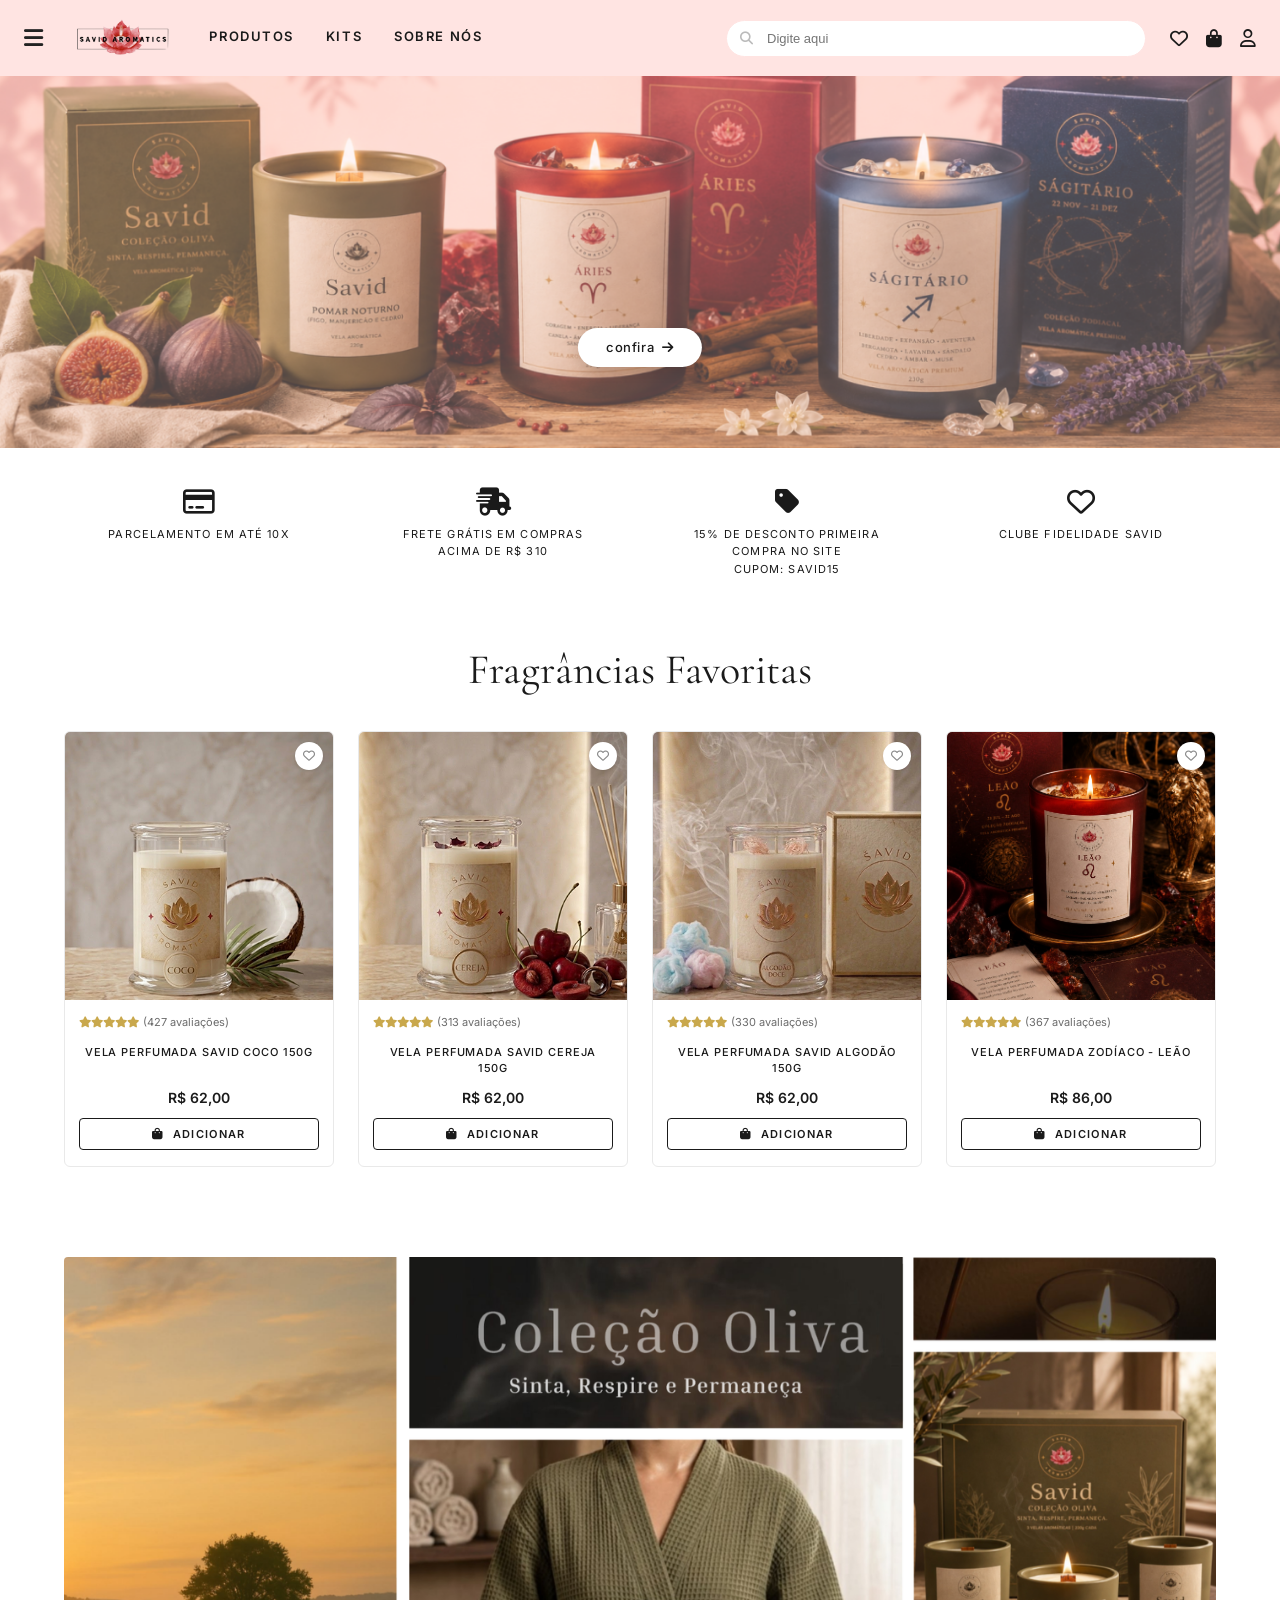
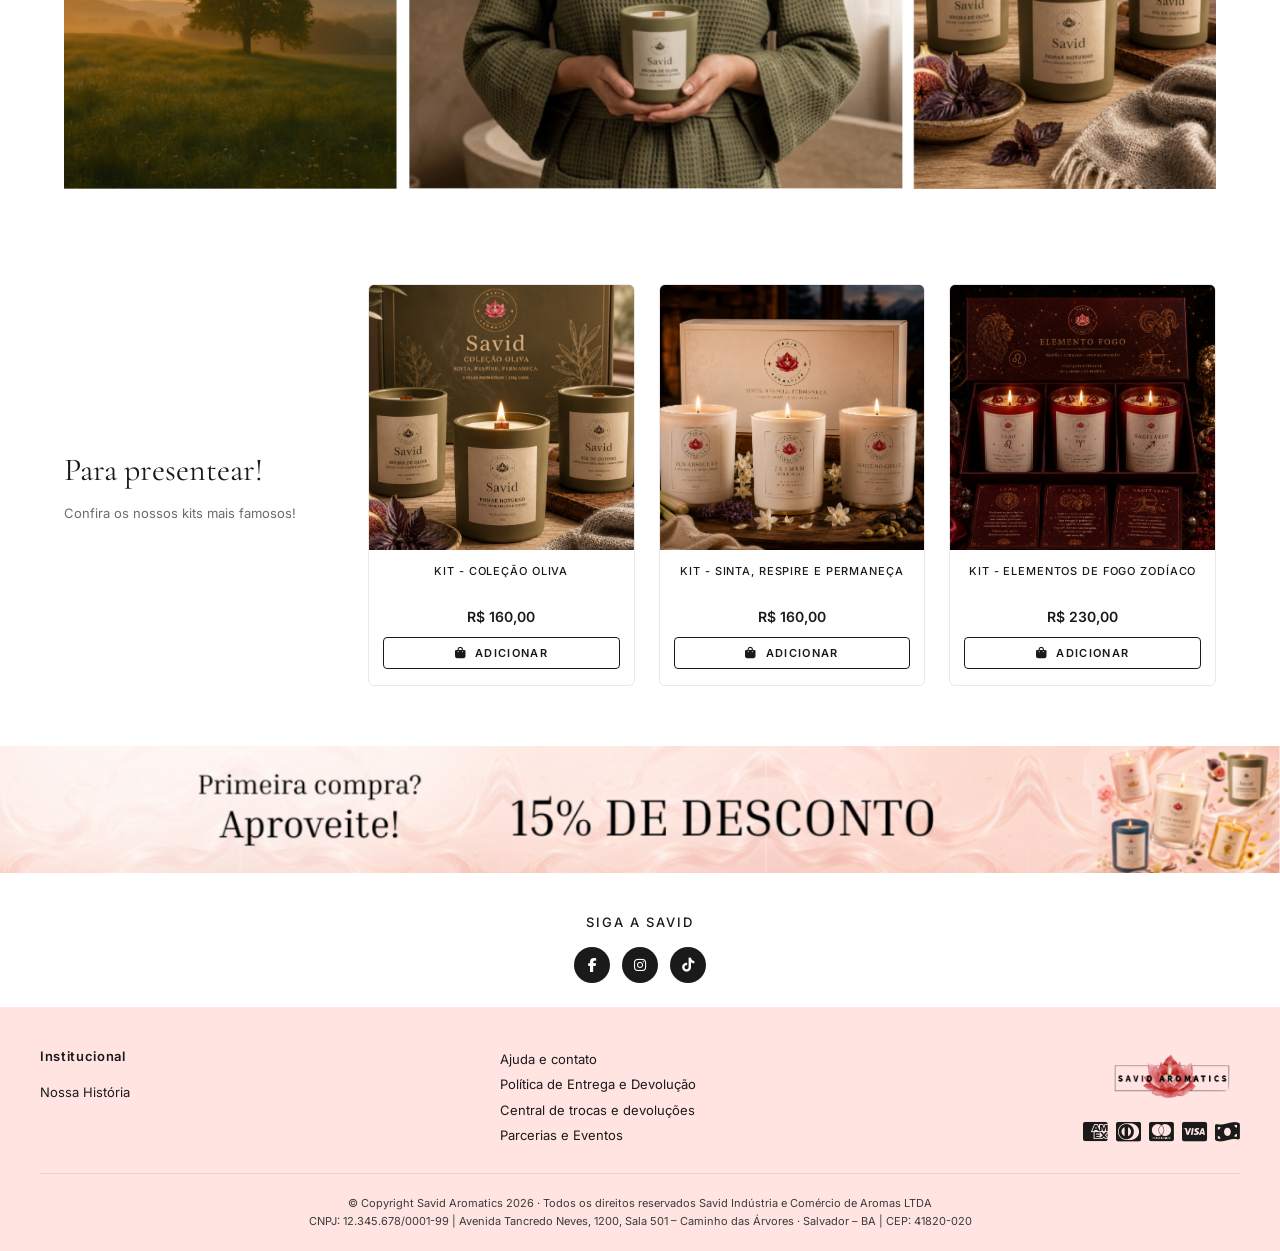
<file: index.html>
<!DOCTYPE html>
<html lang="pt-BR">
<head>
<meta charset="UTF-8">
<meta name="viewport" content="width=device-width,initial-scale=1">
<title>Savid Aromatics — Velas Perfumadas Artesanais</title>
<meta name="description" content="Velas perfumadas artesanais Savid Aromatics. Frete grátis acima de R$ 250 e parcelamento em até 10x.">
<link rel="icon" href="assets/logo.png">
<link rel="preconnect" href="https://fonts.googleapis.com">
<link href="https://fonts.googleapis.com/css2?family=Cormorant+Garamond:wght@400;500;600&family=Inter:wght@400;500;600;700&display=swap" rel="stylesheet">
<link rel="stylesheet" href="https://cdnjs.cloudflare.com/ajax/libs/font-awesome/6.5.1/css/all.min.css">
<link rel="stylesheet" href="assets/css/style.css">
</head>
<body data-page="home">
<div id="site-header"></div>

<section class="hero">
  <img src="assets/banner_hero.png" alt="Coleção Savid Aromatics — velas perfumadas">
  <a href="produtos.html" class="hero-cta">confira <i class="fa-solid fa-arrow-right"></i></a>
</section>

<section class="benefits">
  <div class="benefit"><i class="fa-regular fa-credit-card"></i><p>Parcelamento em até 10x</p></div>
  <div class="benefit"><i class="fa-solid fa-truck-fast"></i><p>Frete grátis em compras acima de R$ 310</p></div>
  <div class="benefit"><i class="fa-solid fa-tag"></i><p>15% de desconto primeira compra no site<br>Cupom: SAVID15</p></div>
  <div class="benefit"><i class="fa-regular fa-heart"></i><p>Clube fidelidade Savid</p></div>
</section>

<h2 class="section-title">Fragrâncias Favoritas</h2>
<div class="product-grid" id="favoritos-grid"></div>

<section class="mosaic">
  <img src="assets/oliva.png" alt="Coleção Oliva — sinta, respire e permaneça">
</section>

<section class="kits-row">
  <div class="kits-intro">
    <h3>Para presentear!</h3>
    <p>Confira os nossos kits mais famosos!</p>
  </div>
  <div id="kits-home" style="display:contents"></div>
</section>

<section class="promo-banner">
  <img src="assets/banner_desconto.png" alt="banner_desconto">
</section>

<div id="site-footer"></div>

<script src="data/products.js"></script>
<script src="assets/js/main.js"></script>
<script>
document.addEventListener('DOMContentLoaded', ()=>{
  renderProducts('#favoritos-grid', p => p.categoria==='vela' && p.destaque);
  // 3 kits home, rendered as plain cards in the grid columns
  const kits = (SAVID_PRODUCTS||[]).filter(p=>p.categoria==='kit' && p.destaque).slice(0,3);
  const host = document.getElementById('kits-home');
  host.innerHTML = kits.map(k=>`
    <article class="product-card">
      <a class="product-link" href="produto.html?id=${k.id}"><img src="${k.imagem}" alt="${k.nome}"></a>
      <div class="product-info">
        <p class="product-name">${k.nome}</p>
        <div class="product-price">R$ ${k.preco.toFixed(2).replace('.',',')}</div>
        <button class="btn-add" onclick="addToCart('${k.id}')"><i class="fa-solid fa-bag-shopping"></i> Adicionar</button>
      </div>
    </article>`).join('');
});
</script>
</body>
</html>
</file>
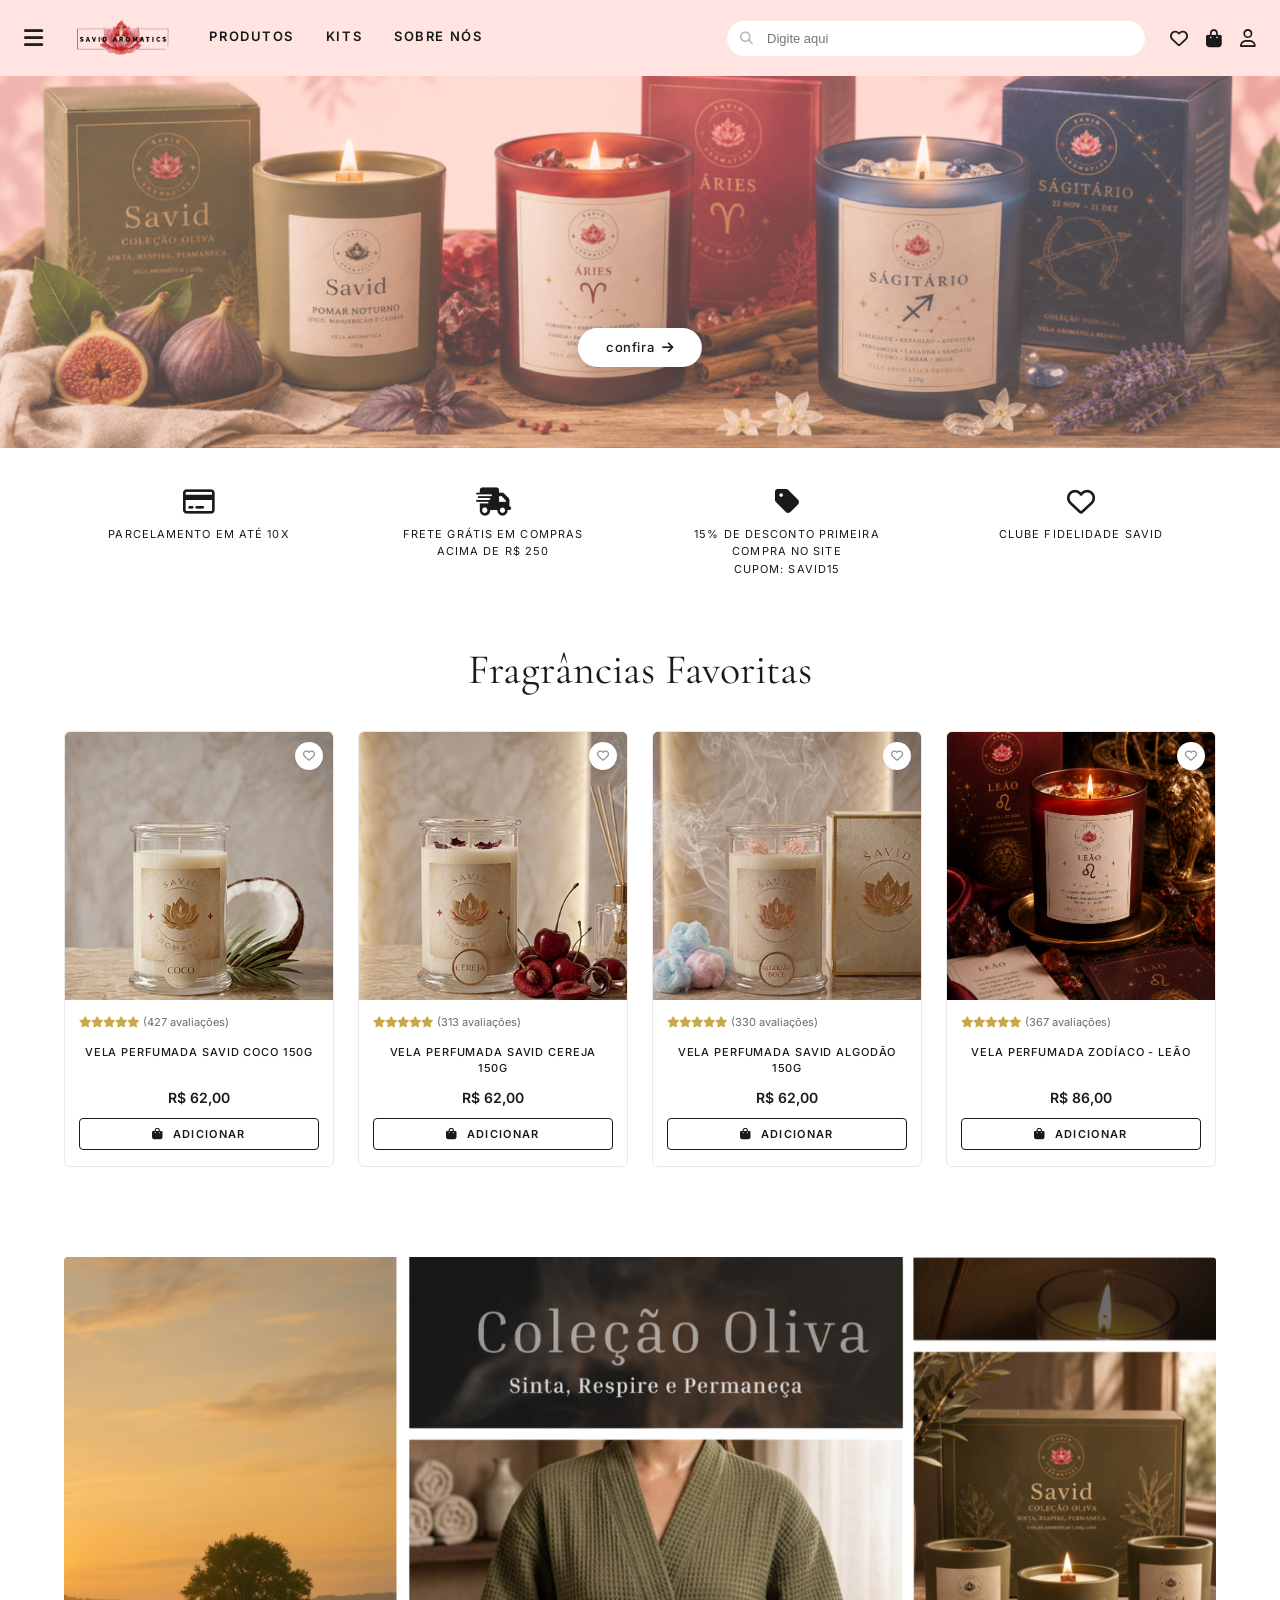
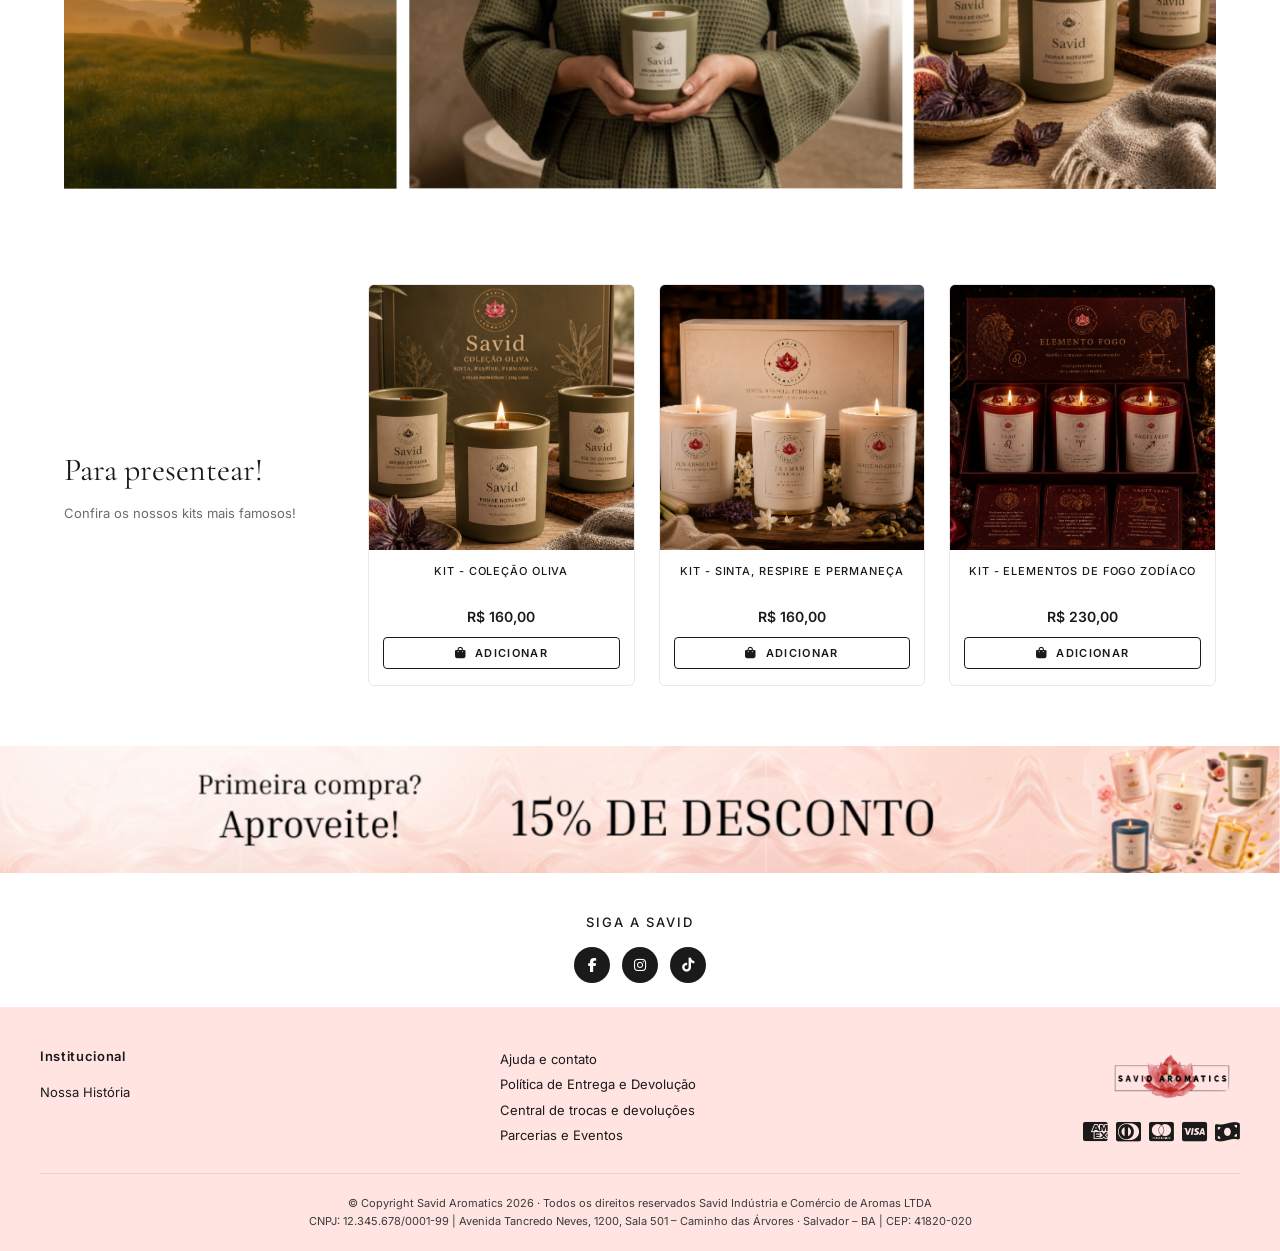
<file: savid-site/index.html>
<!DOCTYPE html>
<html lang="pt-BR">
<head>
<meta charset="UTF-8">
<meta name="viewport" content="width=device-width,initial-scale=1">
<title>Savid Aromatics — Velas Perfumadas Artesanais</title>
<meta name="description" content="Velas perfumadas artesanais Savid Aromatics. Frete grátis acima de R$ 250 e parcelamento em até 10x.">
<link rel="icon" href="assets/logo.png">
<link rel="preconnect" href="https://fonts.googleapis.com">
<link href="https://fonts.googleapis.com/css2?family=Cormorant+Garamond:wght@400;500;600&family=Inter:wght@400;500;600;700&display=swap" rel="stylesheet">
<link rel="stylesheet" href="https://cdnjs.cloudflare.com/ajax/libs/font-awesome/6.5.1/css/all.min.css">
<link rel="stylesheet" href="assets/css/style.css">
</head>
<body data-page="home">
<div id="site-header"></div>

<section class="hero">
  <img src="assets/banner_hero.png" alt="Coleção Savid Aromatics — velas perfumadas">
  <a href="produtos.html" class="hero-cta">confira <i class="fa-solid fa-arrow-right"></i></a>
</section>

<section class="benefits">
  <div class="benefit"><i class="fa-regular fa-credit-card"></i><p>Parcelamento em até 10x</p></div>
  <div class="benefit"><i class="fa-solid fa-truck-fast"></i><p>Frete grátis em compras acima de R$ 250</p></div>
  <div class="benefit"><i class="fa-solid fa-tag"></i><p>15% de desconto primeira compra no site<br>Cupom: SAVID15</p></div>
  <div class="benefit"><i class="fa-regular fa-heart"></i><p>Clube fidelidade Savid</p></div>
</section>

<h2 class="section-title">Fragrâncias Favoritas</h2>
<div class="product-grid" id="favoritos-grid"></div>

<section class="mosaic">
  <img src="assets/oliva.png" alt="Coleção Oliva — sinta, respire e permaneça">
</section>

<section class="kits-row">
  <div class="kits-intro">
    <h3>Para presentear!</h3>
    <p>Confira os nossos kits mais famosos!</p>
  </div>
  <div id="kits-home" style="display:contents"></div>
</section>

<section class="promo-banner">
  <img src="assets/banner_desconto.png" alt="banner_desconto">
</section>

<div id="site-footer"></div>

<script src="data/products.js"></script>
<script src="assets/js/main.js"></script>
<script>
document.addEventListener('DOMContentLoaded', ()=>{
  renderProducts('#favoritos-grid', p => p.categoria==='vela' && p.destaque);
  // 3 kits home, rendered as plain cards in the grid columns
  const kits = (SAVID_PRODUCTS||[]).filter(p=>p.categoria==='kit' && p.destaque).slice(0,3);
  const host = document.getElementById('kits-home');
  host.innerHTML = kits.map(k=>`
    <article class="product-card">
      <a class="product-link" href="produto.html?id=${k.id}"><img src="${k.imagem}" alt="${k.nome}"></a>
      <div class="product-info">
        <p class="product-name">${k.nome}</p>
        <div class="product-price">R$ ${k.preco.toFixed(2).replace('.',',')}</div>
        <button class="btn-add" onclick="addToCart('${k.id}')"><i class="fa-solid fa-bag-shopping"></i> Adicionar</button>
      </div>
    </article>`).join('');
});
</script>
</body>
</html>
</file>
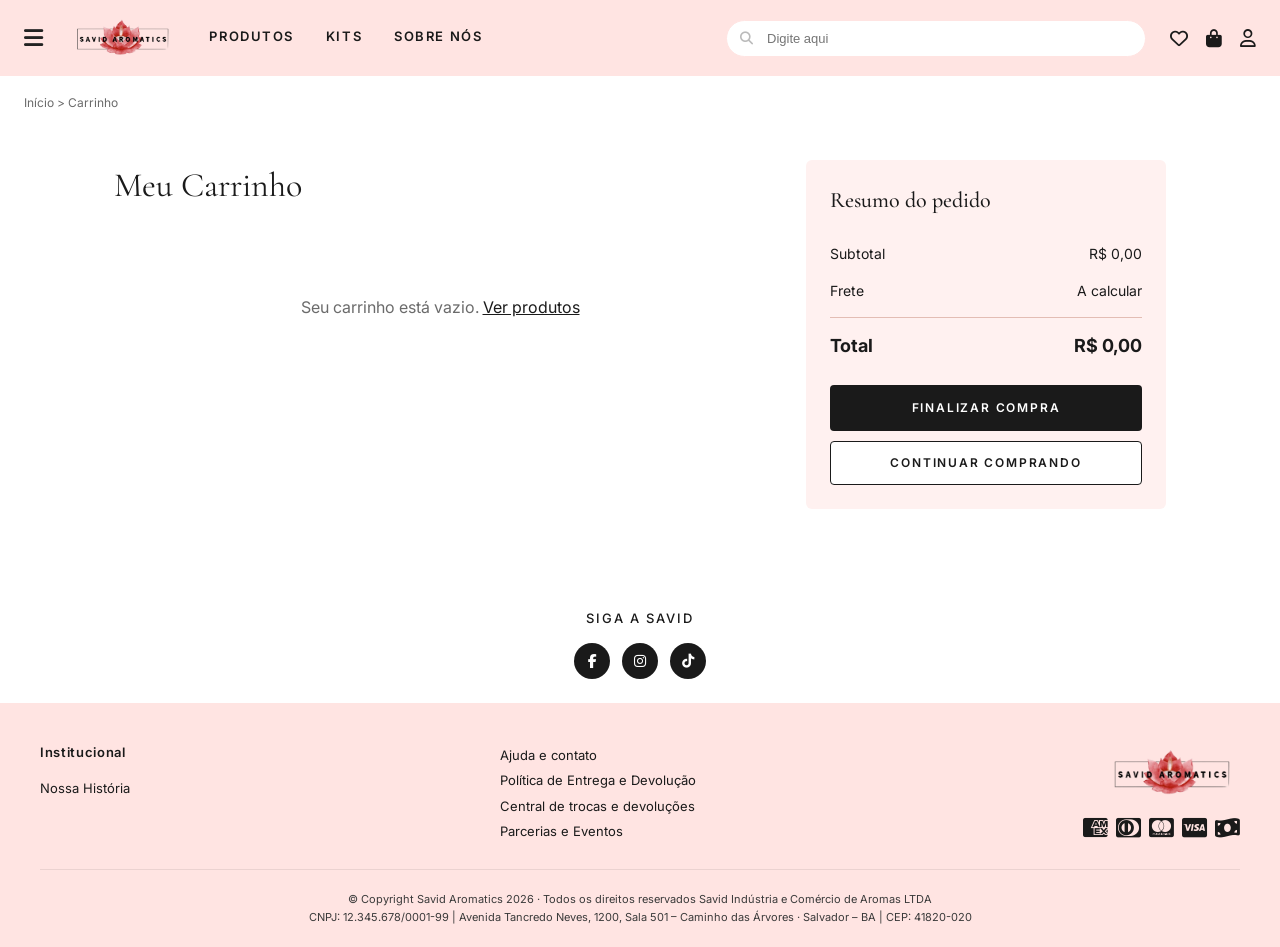
<file: carrinho.html>
<!DOCTYPE html>
<html lang="pt-BR">
<head>
<meta charset="UTF-8">
<meta name="viewport" content="width=device-width,initial-scale=1">
<title>Carrinho — Savid Aromatics</title>
<link rel="icon" href="assets/logo.png">
<link href="https://fonts.googleapis.com/css2?family=Cormorant+Garamond:wght@400;500;600&family=Inter:wght@400;500;600;700&display=swap" rel="stylesheet">
<link rel="stylesheet" href="https://cdnjs.cloudflare.com/ajax/libs/font-awesome/6.5.1/css/all.min.css">
<link rel="stylesheet" href="assets/css/style.css">
</head>
<body data-page="carrinho">
<div id="site-header"></div>
<nav class="breadcrumb"><a href="index.html">Início</a> &gt; Carrinho</nav>
<section class="cart-wrap">
  <div class="cart-items">
    <h1>Meu Carrinho</h1>
    <div id="cart-list"></div>
  </div>
  <aside class="cart-summary">
    <h3>Resumo do pedido</h3>
    <div class="line"><span>Subtotal</span><span id="subtotal">R$ 0,00</span></div>
    <div class="line"><span>Frete</span><span id="frete">A calcular</span></div>
    <div class="line total"><span>Total</span><span id="total">R$ 0,00</span></div>
    <a href="#" class="btn-primary" onclick="alert('Finalizar compra — integre com seu gateway');return false;">Finalizar Compra</a>
    <a href="produtos.html" class="btn-secondary">Continuar Comprando</a>
  </aside>
</section>
<div id="site-footer"></div>
<script src="data/products.js"></script>
<script src="assets/js/main.js"></script>
<script>
function renderCart(){
  var cart = getCart();
  var list = document.getElementById('cart-list');
  if(!cart.length){
    list.innerHTML = '<div class="cart-empty">Seu carrinho está vazio. <a href="produtos.html" style="color:#1a1a1a;text-decoration:underline">Ver produtos</a></div>';
    document.getElementById('subtotal').textContent='R$ 0,00';
    document.getElementById('total').textContent='R$ 0,00';
    return;
  }
  var subtotal = 0;
  list.innerHTML = cart.map(function(it){
    var p = findProduct(it.id); if(!p) return '';
    var lineTotal = p.preco*it.qty; subtotal += lineTotal;
    return '<div class="cart-item">'+
      '<img src="'+p.imagem+'" alt="'+p.nome+'">'+
      '<div><p class="name">'+p.nome+'</p><p class="price">R$ '+p.preco.toFixed(2).replace('.',',')+'</p></div>'+
      '<div class="qty">'+
        '<button onclick="setCartQty(\''+p.id+'\','+(it.qty-1)+');renderCart()">-</button>'+
        '<span>'+it.qty+'</span>'+
        '<button onclick="setCartQty(\''+p.id+'\','+(it.qty+1)+');renderCart()">+</button>'+
      '</div>'+
      '<button class="remove" onclick="removeFromCart(\''+p.id+'\');renderCart()"><i class="fa-solid fa-trash"></i></button>'+
    '</div>';
  }).join('');
  var frete = subtotal>=250 ? 0 : 10;
  document.getElementById('subtotal').textContent = 'R$ '+subtotal.toFixed(2).replace('.',',');
  document.getElementById('frete').textContent = subtotal>=250 ? 'Grátis' : 'R$ '+frete.toFixed(2).replace('.',',');
  document.getElementById('total').textContent = 'R$ '+(subtotal+frete).toFixed(2).replace('.',',');
}
document.addEventListener('DOMContentLoaded', renderCart);
</script>
</body>
</html>
</file>
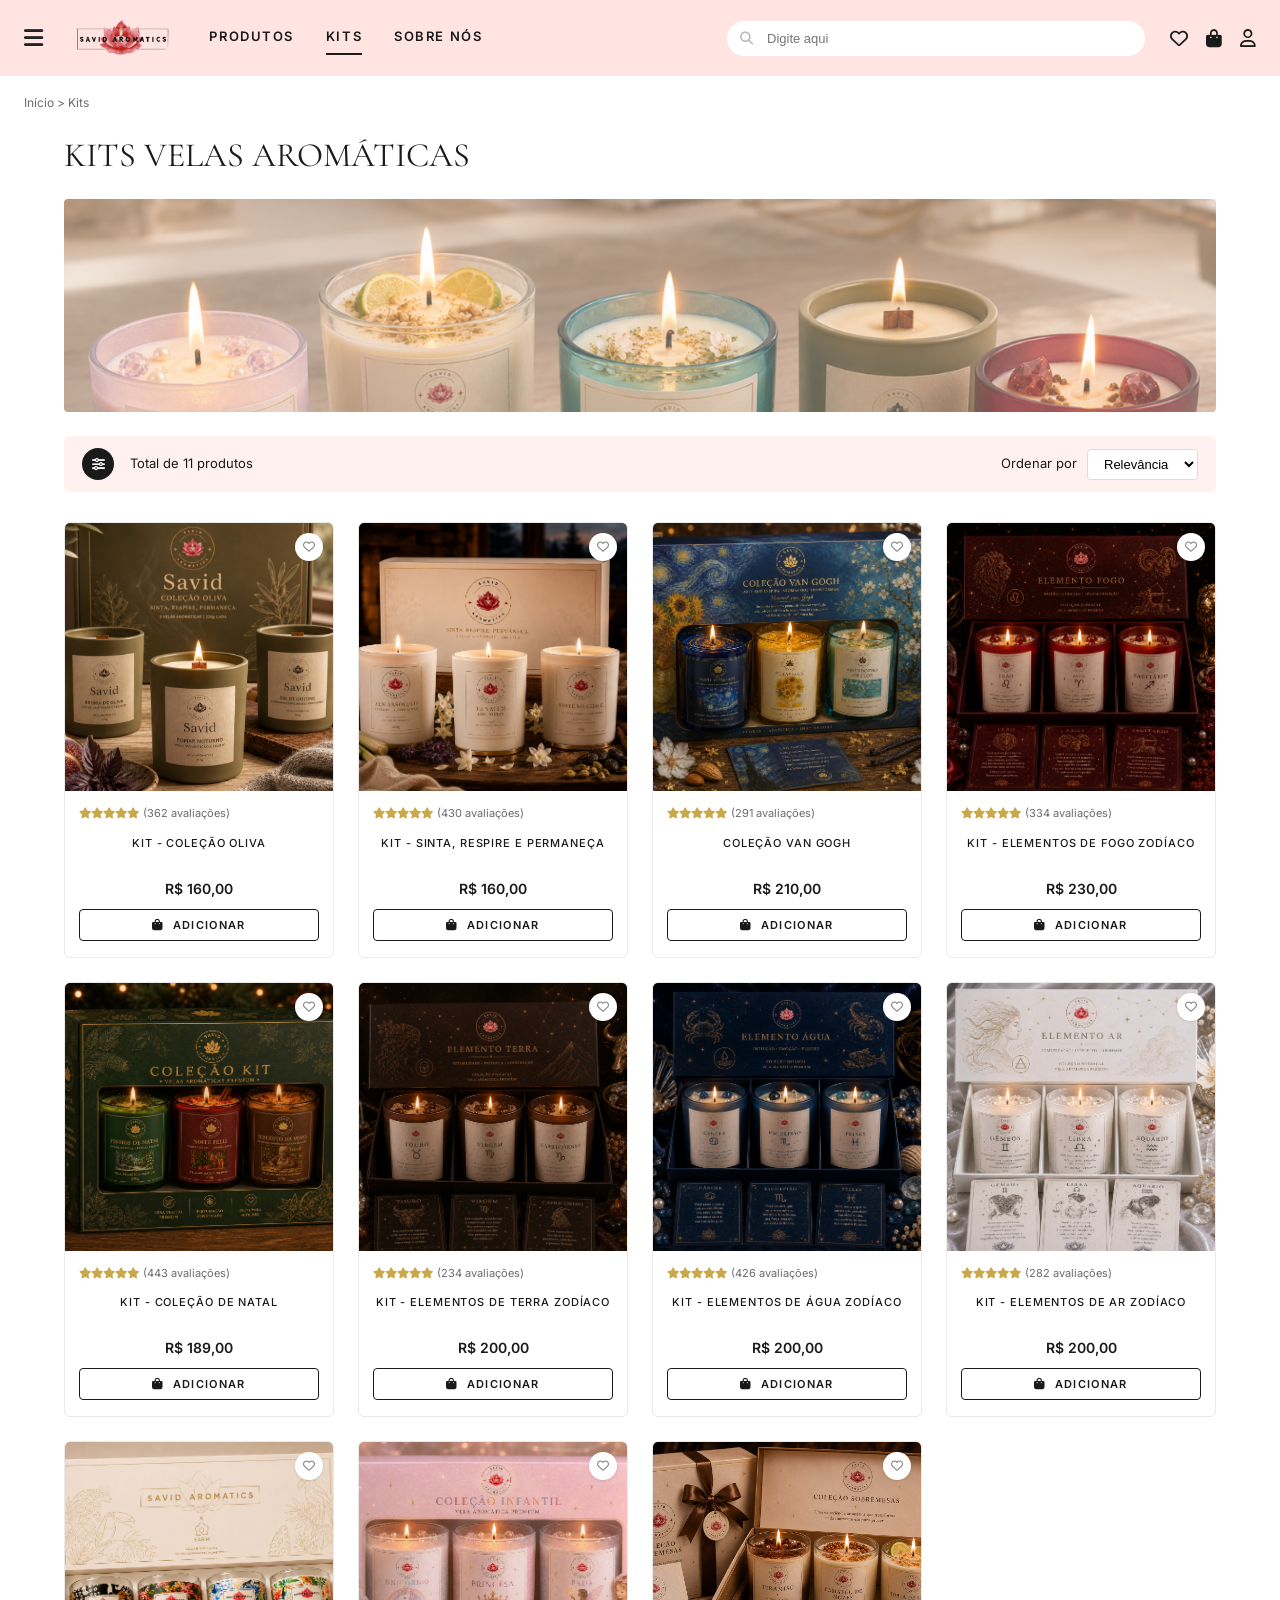
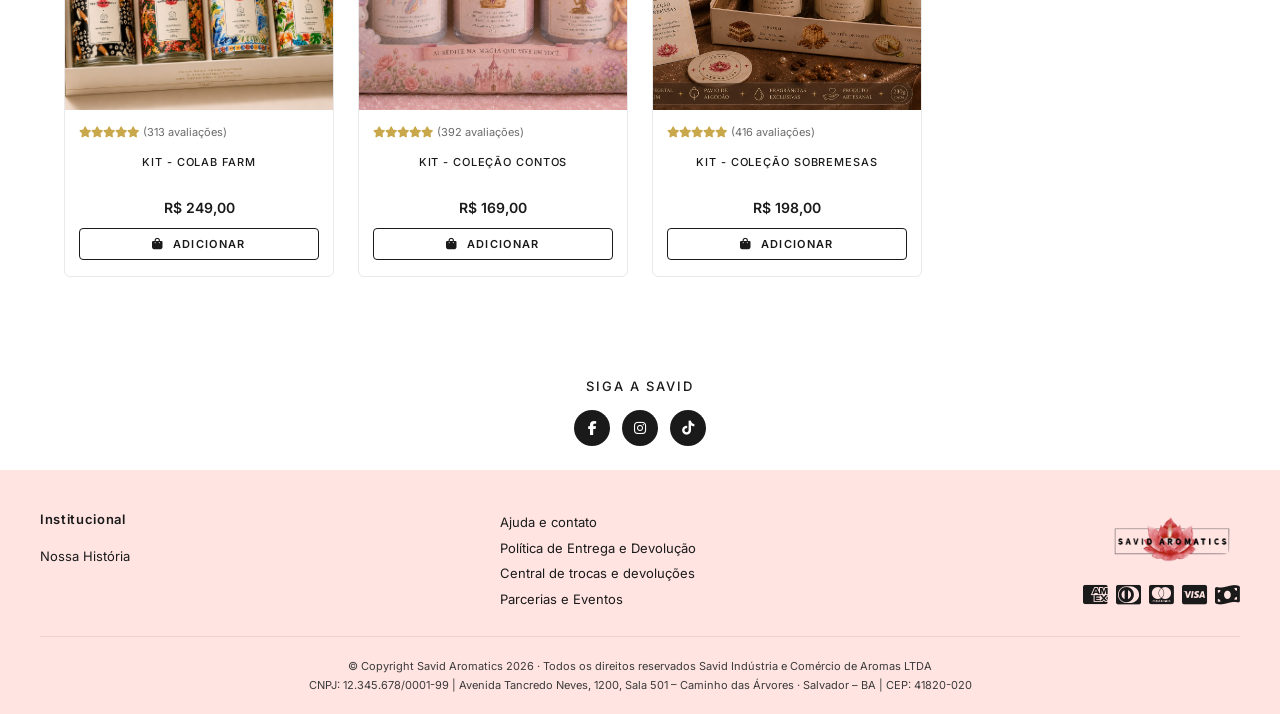
<file: kits.html>
<!DOCTYPE html>
<html lang="pt-BR">
<head>
<meta charset="UTF-8">
<meta name="viewport" content="width=device-width,initial-scale=1">
<title>Kits de Velas Aromáticas — Savid Aromatics</title>
<link rel="icon" href="assets/logo.png">
<link href="https://fonts.googleapis.com/css2?family=Cormorant+Garamond:wght@400;500;600&family=Inter:wght@400;500;600;700&display=swap" rel="stylesheet">
<link rel="stylesheet" href="https://cdnjs.cloudflare.com/ajax/libs/font-awesome/6.5.1/css/all.min.css">
<link rel="stylesheet" href="assets/css/style.css">
</head>
<body data-page="kits">
<div id="site-header"></div>
<nav class="breadcrumb"><a href="index.html">Início</a> &gt; Kits</nav>
<div class="catalog-header"><h1>KITS VELAS AROMÁTICAS</h1></div>
<div class="kits-hero"><img src="assets/velaskitsbanner.png" alt="Kits Savid"></div>
<div class="catalog-header">
  <div class="filter-bar">
    <div class="filter-icon"><i class="fa-solid fa-sliders"></i></div>
    <div class="total" data-total>Total de 11 kits</div>
    <div class="sort"><span>Ordenar por</span><select><option>Relevância</option></select></div>
  </div>
</div>
<div class="product-grid" id="kits-grid"></div>
<div id="site-footer"></div>
<script src="data/products.js"></script>
<script src="assets/js/main.js"></script>
<script>
document.addEventListener('DOMContentLoaded', function(){
  renderProducts('#kits-grid', function(p){return p.categoria==='kit'});
});
</script>
</body>
</html>
</file>
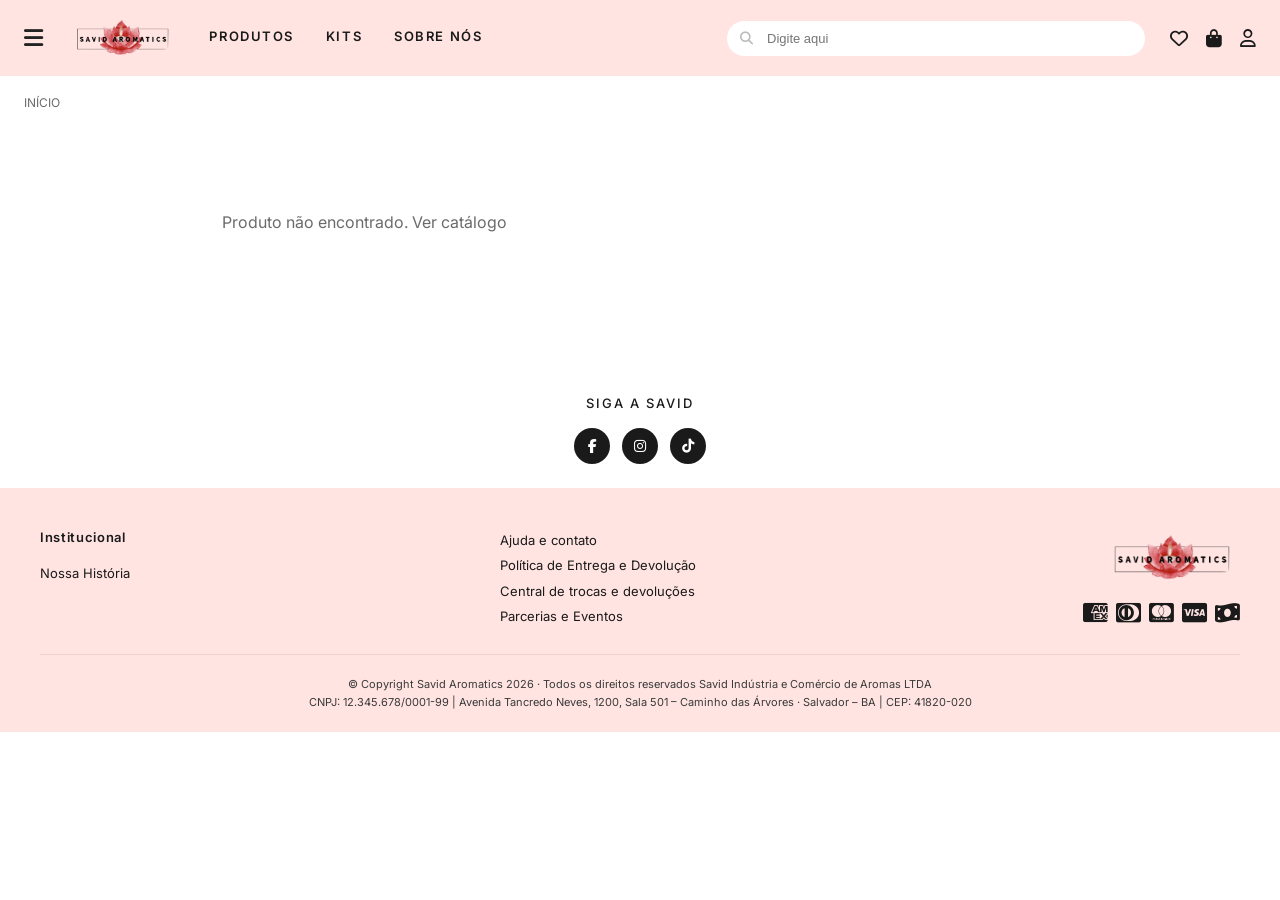
<file: produto.html>
<!DOCTYPE html>
<html lang="pt-BR">
<head>
<meta charset="UTF-8">
<meta name="viewport" content="width=device-width,initial-scale=1">
<title>Produto — Savid Aromatics</title>
<link rel="icon" href="assets/logo.png">
<link href="https://fonts.googleapis.com/css2?family=Cormorant+Garamond:wght@400;500;600&family=Inter:wght@400;500;600;700&display=swap" rel="stylesheet">
<link rel="stylesheet" href="https://cdnjs.cloudflare.com/ajax/libs/font-awesome/6.5.1/css/all.min.css">
<link rel="stylesheet" href="assets/css/style.css">
</head>
<body data-page="produto">
<div id="site-header"></div>
<nav class="breadcrumb" id="breadcrumb"><a href="index.html">INÍCIO</a></nav>
<section class="pd-wrap" id="pd-wrap"><div class="cart-empty">Carregando...</div></section>
<div id="site-footer"></div>
<script src="data/products.js"></script>
<script src="assets/js/main.js"></script>
<script>
document.addEventListener('DOMContentLoaded', function(){
  var id = new URLSearchParams(location.search).get('id');
  var p = findProduct(id);
  var wrap = document.getElementById('pd-wrap');
  if(!p){ wrap.innerHTML = '<div class="cart-empty">Produto não encontrado. <a href="produtos.html">Ver catálogo</a></div>'; return; }
  document.title = p.nome + ' - Savid Aromatics';
  document.getElementById('breadcrumb').innerHTML = '<a href="index.html">INÍCIO</a> &gt; <a href="'+(p.categoria==='kit'?'kits.html':'produtos.html')+'">'+(p.categoria==='kit'?'KITS':'PRODUTOS')+'</a> &gt; '+p.nome.toUpperCase();
  var qty = 1;
  wrap.innerHTML =
    '<div class="pd-img"><img src="'+p.imagem+'" alt="'+p.nome+'"></div>'+
    '<div class="pd-info">'+
      '<h1>'+p.nome+'</h1>'+
      '<div class="pd-rating"><i class="fa-solid fa-star"></i><i class="fa-solid fa-star"></i><i class="fa-solid fa-star"></i><i class="fa-solid fa-star"></i><i class="fa-solid fa-star"></i><span>160 avaliações</span></div>'+
      '<div class="pd-price">R$ '+p.preco.toFixed(2).replace('.',',')+'</div>'+
      '<div class="pd-installments">ou 4x de R$ '+(p.preco/4).toFixed(2).replace('.',',')+' sem juros</div>'+
      '<div class="pd-actions">'+
        '<div class="qty"><button id="qm">-</button><span id="q">1</span><button id="qp">+</button></div>'+
        '<button class="btn-add" id="add"><i class="fa-solid fa-bag-shopping"></i> Adicionar</button>'+
      '</div>'+
      '<div class="pd-extra">'+
        '<a href="#"><i class="fa-regular fa-heart"></i> Adicionar à lista de favoritos</a>'+
        '<a href="#"><i class="fa-solid fa-share-nodes"></i> Compartilhar</a>'+
      '</div>'+
    '</div>';
  var qEl = document.getElementById('q');
  document.getElementById('qm').onclick = function(){ qty=Math.max(1,qty-1); qEl.textContent=qty; };
  document.getElementById('qp').onclick = function(){ qty++; qEl.textContent=qty; };
  document.getElementById('add').onclick = function(){ addToCart(p.id, qty); };
});
</script>
</body>
</html>
</file>
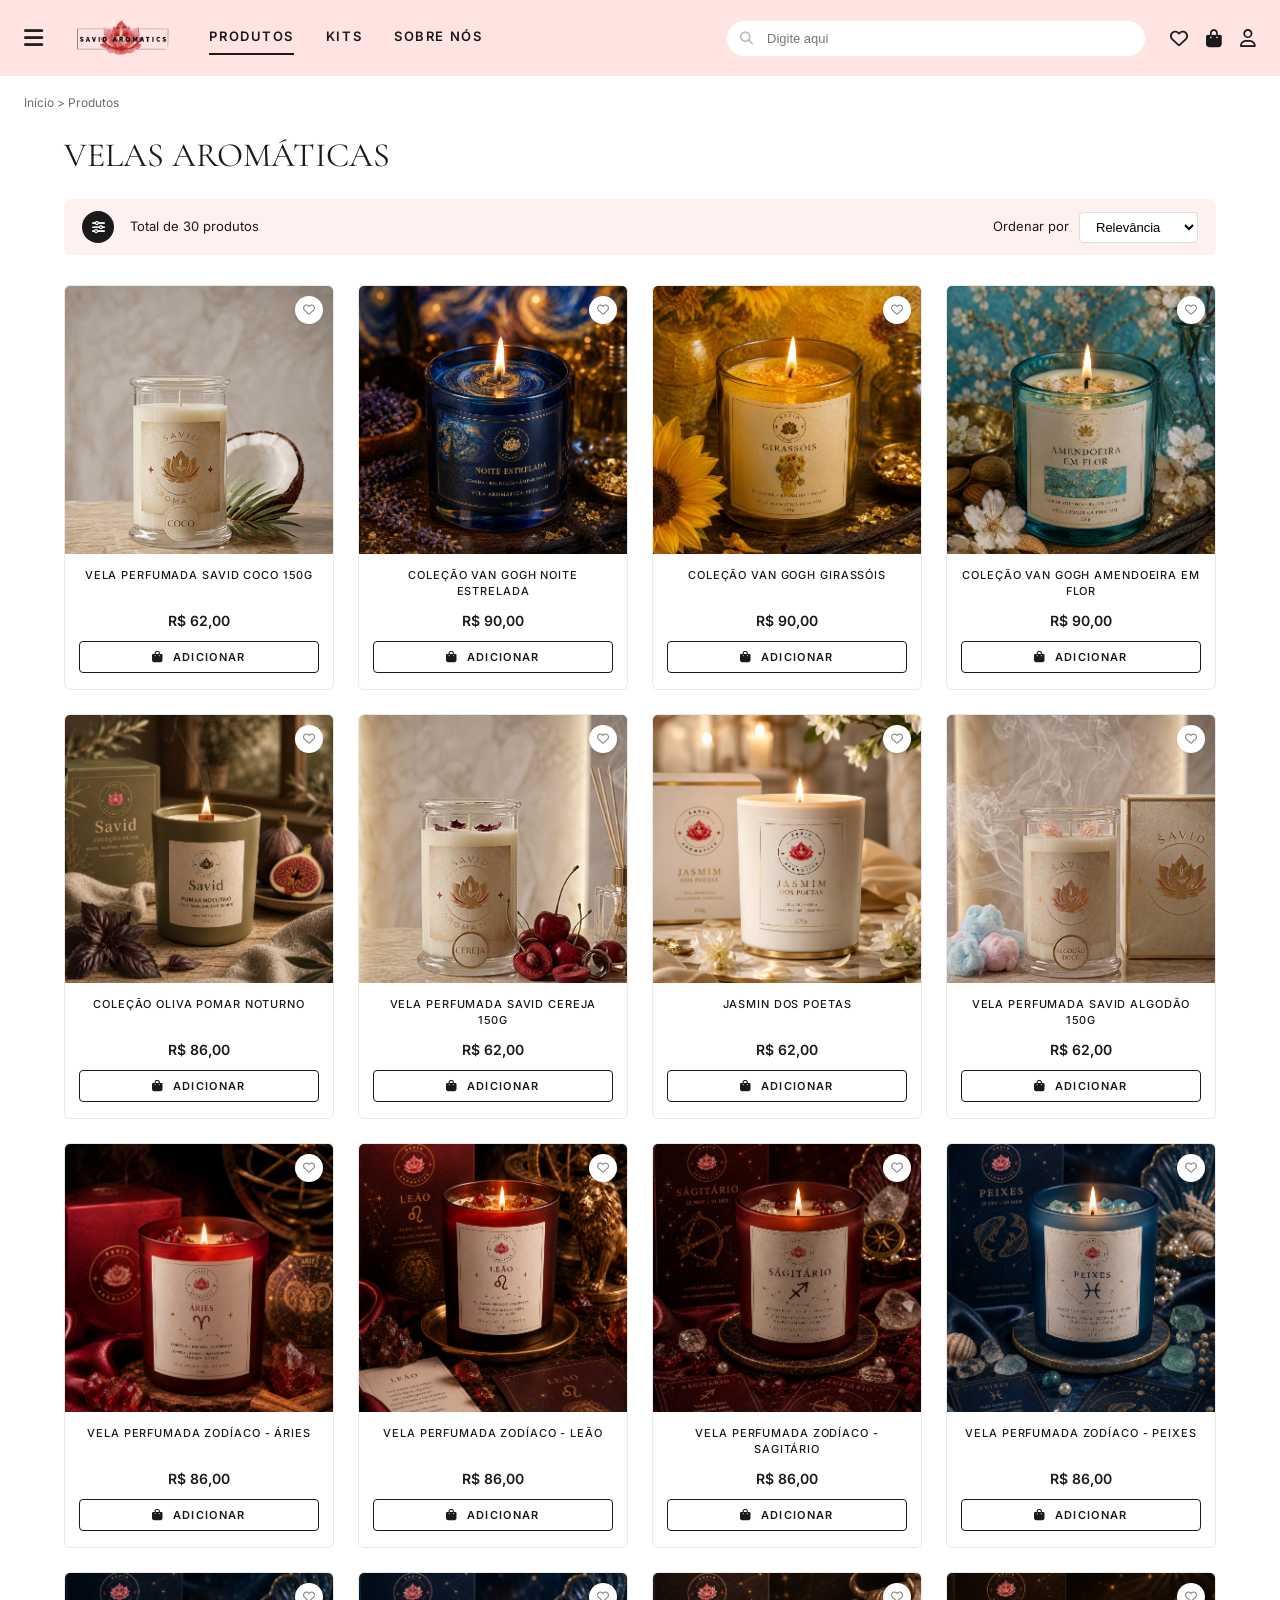
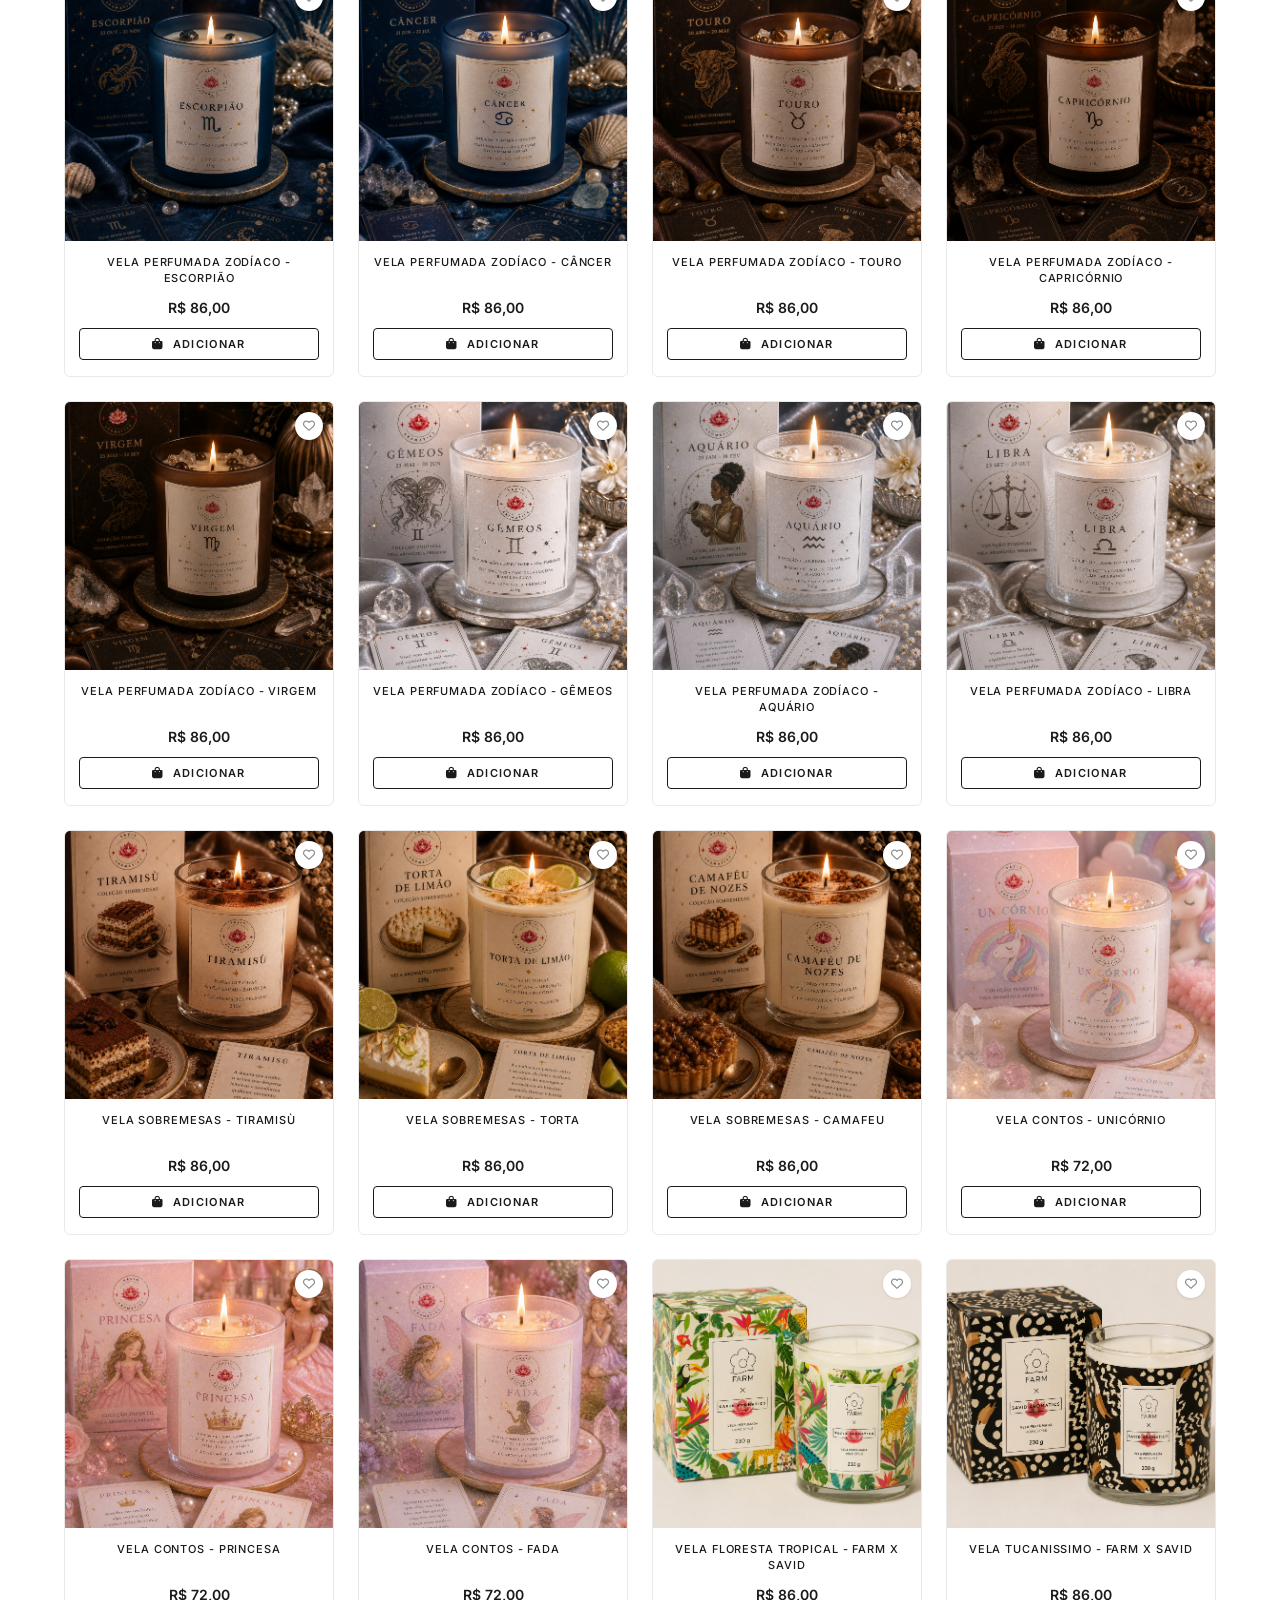
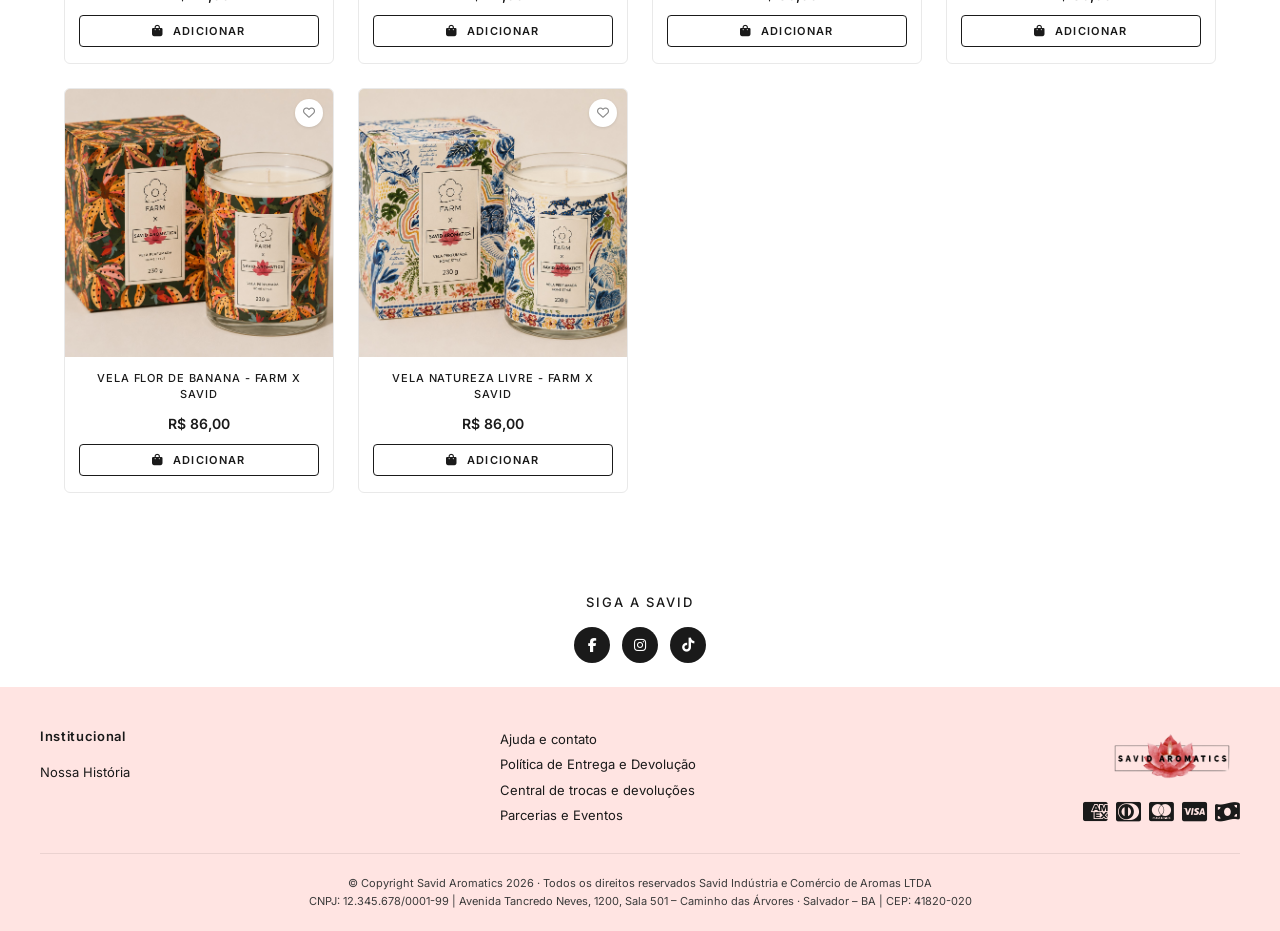
<file: produtos.html>
<!DOCTYPE html>
<html lang="pt-BR">
<head>
<meta charset="UTF-8">
<meta name="viewport" content="width=device-width,initial-scale=1">
<title>Velas Aromáticas — Savid Aromatics</title>
<link rel="icon" href="assets/logo.png">
<link href="https://fonts.googleapis.com/css2?family=Cormorant+Garamond:wght@400;500;600&family=Inter:wght@400;500;600;700&display=swap" rel="stylesheet">
<link rel="stylesheet" href="https://cdnjs.cloudflare.com/ajax/libs/font-awesome/6.5.1/css/all.min.css">
<link rel="stylesheet" href="assets/css/style.css">
</head>
<body data-page="produtos">
<div id="site-header"></div>
<nav class="breadcrumb"><a href="index.html">Início</a> &gt; Produtos</nav>
<div class="catalog-header">
  <h1>VELAS AROMÁTICAS</h1>
  <div class="filter-bar">
    <div class="filter-icon"><i class="fa-solid fa-sliders"></i></div>
    <div class="total" data-total>Total de 28 produtos</div>
    <div class="sort">
      <span>Ordenar por</span>
      <select id="sort-select">
        <option value="rel">Relevância</option>
        <option value="asc">Menor preço</option>
        <option value="desc">Maior preço</option>
        <option value="az">A-Z</option>
      </select>
    </div>
  </div>
</div>
<div class="product-grid" id="catalog"></div>
<div id="site-footer"></div>
<script src="data/products.js"></script>
<script src="assets/js/main.js"></script>
<script>
document.addEventListener('DOMContentLoaded', function(){
  var sort = document.getElementById('sort-select');
  function render(){
    var list = SAVID_PRODUCTS.filter(function(p){return p.categoria==='vela'});
    var v = sort.value;
    if(v==='asc') list.sort(function(a,b){return a.preco-b.preco});
    else if(v==='desc') list.sort(function(a,b){return b.preco-a.preco});
    else if(v==='az') list.sort(function(a,b){return a.nome.localeCompare(b.nome)});
    var el = document.getElementById('catalog');
    el.innerHTML = list.map(function(p){
      return '<article class="product-card"><button class="fav"><i class="fa-regular fa-heart"></i></button>'+
        '<a class="product-link" href="produto.html?id='+p.id+'"><img src="'+p.imagem+'" alt="'+p.nome+'" loading="lazy"></a>'+
        '<div class="product-info"><a class="product-link" href="produto.html?id='+p.id+'"><p class="product-name">'+p.nome+'</p></a>'+
        '<div class="product-price">R$ '+p.preco.toFixed(2).replace('.',',')+'</div>'+
        '<button class="btn-add" onclick="addToCart(\''+p.id+'\')"><i class="fa-solid fa-bag-shopping"></i> Adicionar</button></div></article>';
    }).join('');
    document.querySelector('[data-total]').textContent = 'Total de '+list.length+' produtos';
  }
  sort.addEventListener('change', render);
  render();
});
</script>
</body>
</html>
</file>
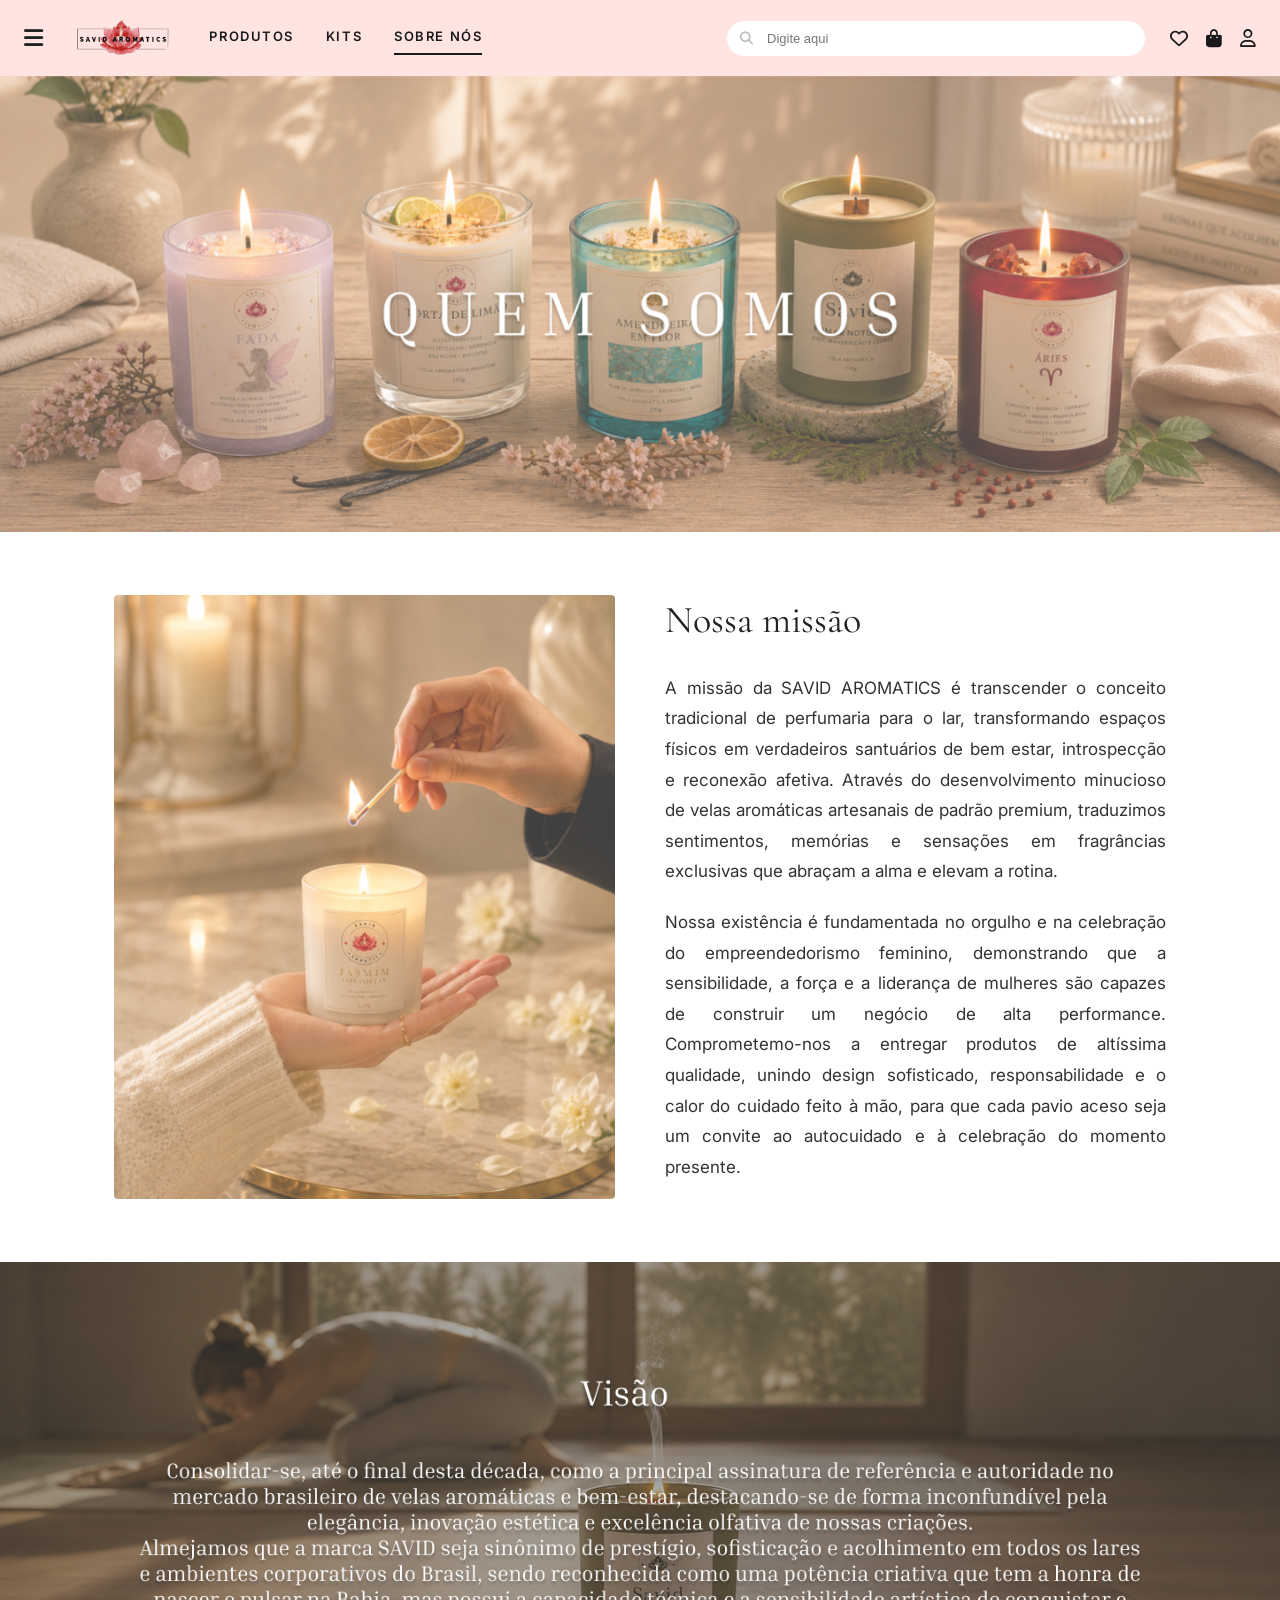
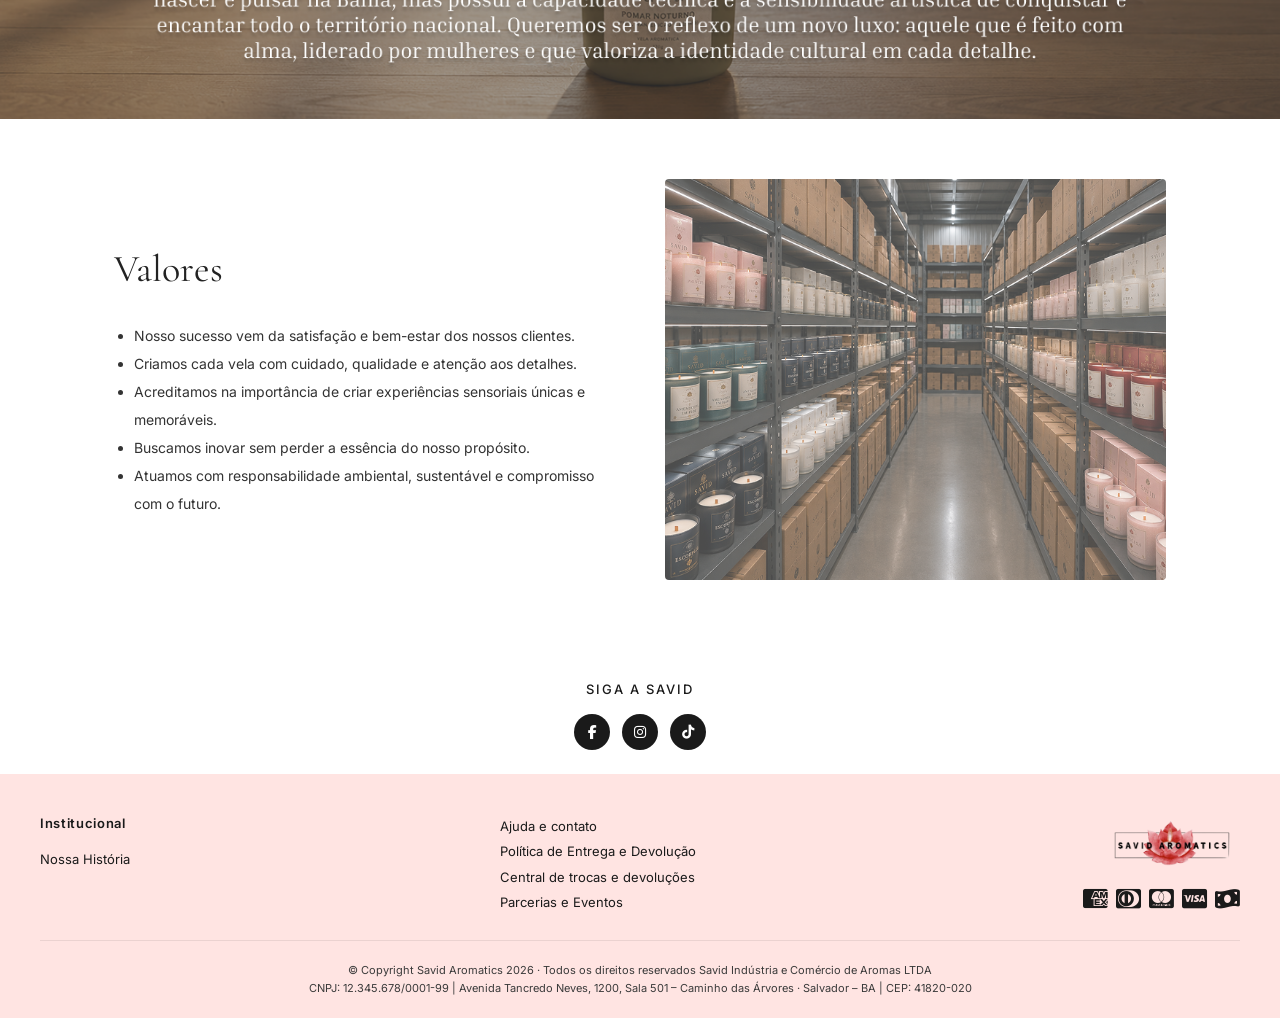
<file: sobre.html>
<!DOCTYPE html>
<html lang="pt-BR">
<head>
<meta charset="UTF-8">
<meta name="viewport" content="width=device-width,initial-scale=1">
<title>Quem Somos — Savid Aromatics</title>
<link rel="icon" href="assets/logo.png">
<link href="https://fonts.googleapis.com/css2?family=Cormorant+Garamond:wght@400;500;600&family=Inter:wght@400;500;600;700&display=swap" rel="stylesheet">
<link rel="stylesheet" href="https://cdnjs.cloudflare.com/ajax/libs/font-awesome/6.5.1/css/all.min.css">
<link rel="stylesheet" href="assets/css/style.css">
</head>
<body data-page="sobre">
<div id="site-header"></div>
<section class="about-hero">
  <img src="assets/banner_um_somos.png" alt="Velas Savid Aromatics">
</section>
<section class="about-block">
  <img src="assets/bannerdois_somos.png" alt="Vela artesanal Savid">
  <div>
    <h2>Nossa missão</h2>
    <p>A missão da SAVID AROMATICS é transcender o conceito tradicional de perfumaria para o lar, transformando espaços físicos em verdadeiros santuários de bem estar, introspecção e reconexão afetiva. Através do desenvolvimento minucioso de velas aromáticas artesanais de padrão premium, traduzimos sentimentos, memórias e sensações em fragrâncias exclusivas que abraçam a alma e elevam a rotina.</p>
    <p>Nossa existência é fundamentada no orgulho e na celebração do empreendedorismo feminino, demonstrando que a sensibilidade, a força e a liderança de mulheres são capazes de construir um negócio de alta performance. Comprometemo-nos a entregar produtos de altíssima qualidade, unindo design sofisticado, responsabilidade e o calor do cuidado feito à mão, para que cada pavio aceso seja um convite ao autocuidado e à celebração do momento presente.</p>
  </div>
</section>
<section class="about-vision">
  <img src="assets/bannertres_somos.png" alt="Vela artesanal Savid">
</section>
<section class="about-block values">
  <div>
    <h2>Valores</h2>
    <ul>
      <li>Nosso sucesso vem da satisfação e bem-estar dos nossos clientes.</li>
      <li>Criamos cada vela com cuidado, qualidade e atenção aos detalhes.</li>
      <li>Acreditamos na importância de criar experiências sensoriais únicas e memoráveis.</li>
      <li>Buscamos inovar sem perder a essência do nosso propósito.</li>
      <li>Atuamos com responsabilidade ambiental, sustentável e compromisso com o futuro.</li>
    </ul>
  </div>
  <img src="assets/ESTOQUE.png" alt="Linha Savid">
</section>
<div id="site-footer"></div>
<script src="data/products.js"></script>
<script src="assets/js/main.js"></script>
</body>
</html>
</file>
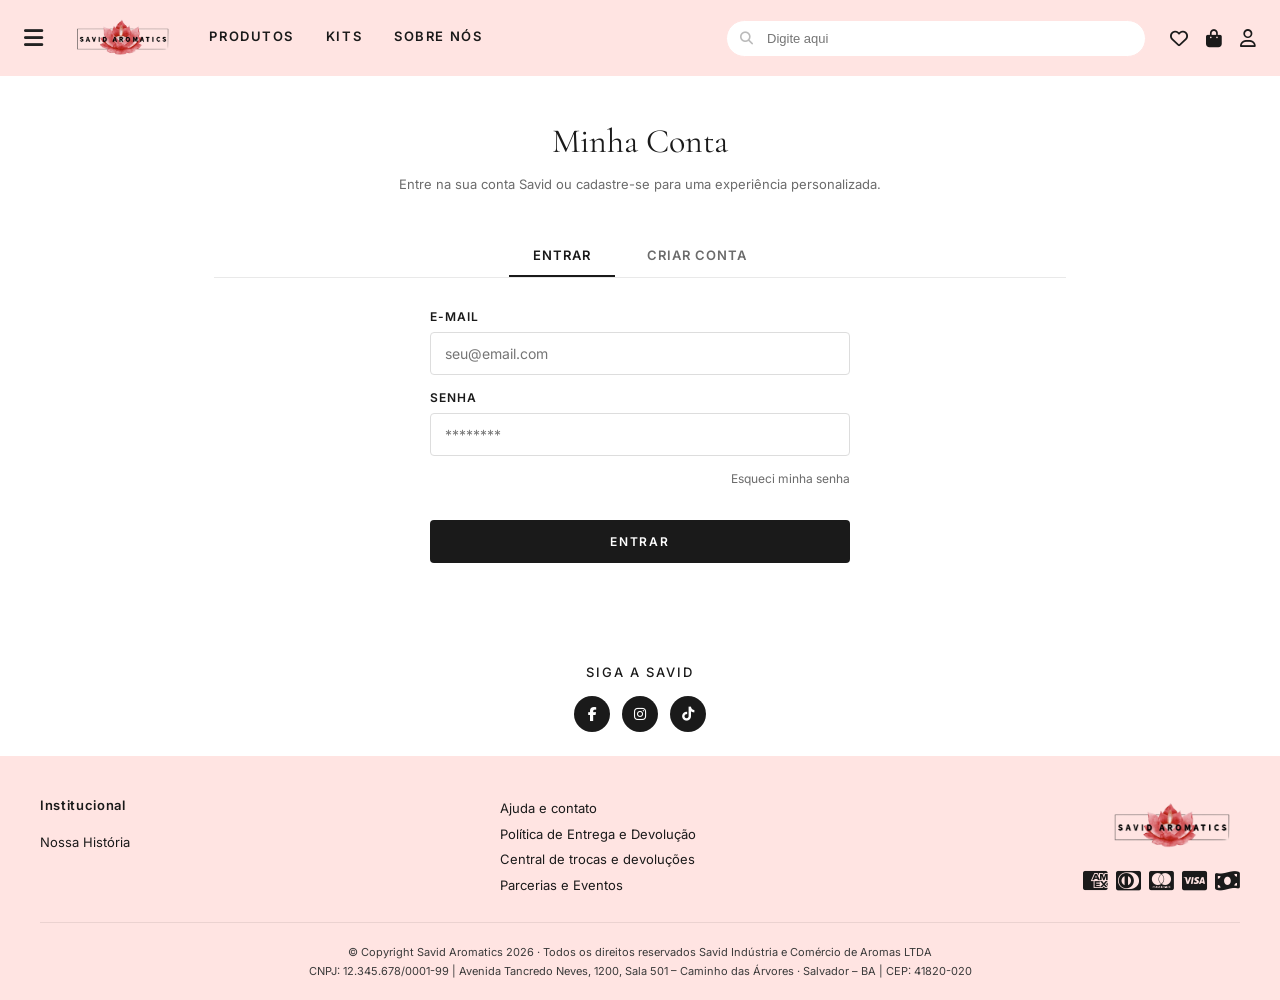
<file: usuario.html>
<!DOCTYPE html>
<html lang="pt-BR">
<head>
<meta charset="UTF-8">
<meta name="viewport" content="width=device-width,initial-scale=1">
<title>Minha Conta — Savid Aromatics</title>
<link rel="icon" href="assets/logo.png">
<link href="https://fonts.googleapis.com/css2?family=Cormorant+Garamond:wght@400;500;600&family=Inter:wght@400;500;600;700&display=swap" rel="stylesheet">
<link rel="stylesheet" href="https://cdnjs.cloudflare.com/ajax/libs/font-awesome/6.5.1/css/all.min.css">
<link rel="stylesheet" href="assets/css/style.css">
</head>
<body data-page="usuario">
<div id="site-header"></div>
<section class="user-wrap">
  <h1>Minha Conta</h1>
  <p class="subtitle">Entre na sua conta Savid ou cadastre-se para uma experiência personalizada.</p>
  <div class="user-tabs">
    <button class="active" data-tab="login">Entrar</button>
    <button data-tab="register">Criar conta</button>
  </div>
  <form class="user-form" id="form-login">
    <div class="row"><label for="email">E-mail</label><input id="email" type="email" placeholder="seu@email.com" required></div>
    <div class="row"><label for="senha">Senha</label><input id="senha" type="password" placeholder="********" required></div>
    <a href="#" class="forgot">Esqueci minha senha</a>
    <button type="submit" class="btn-primary">Entrar</button>
  </form>
  <form class="user-form" id="form-register" style="display:none">
    <div class="row"><label>Nome completo</label><input type="text" required></div>
    <div class="row"><label>E-mail</label><input type="email" required></div>
    <div class="row"><label>CPF</label><input type="text" placeholder="000.000.000-00" required></div>
    <div class="row"><label>Senha</label><input type="password" required></div>
    <button type="submit" class="btn-primary">Criar Conta</button>
  </form>
</section>
<div id="site-footer"></div>
<script src="data/products.js"></script>
<script src="assets/js/main.js"></script>
<script>
document.querySelectorAll('.user-tabs button').forEach(function(b){
  b.addEventListener('click', function(){
    document.querySelectorAll('.user-tabs button').forEach(function(x){x.classList.remove('active')});
    b.classList.add('active');
    var t = b.dataset.tab;
    document.getElementById('form-login').style.display    = t==='login'    ? 'flex':'none';
    document.getElementById('form-register').style.display = t==='register' ? 'flex':'none';
  });
});
document.querySelectorAll('.user-form').forEach(function(f){
  f.addEventListener('submit', function(e){ e.preventDefault(); alert('Funcionalidade demo — integre com seu backend.'); });
});
</script>
</body>
</html>
</file>
<file: assets/css/style.css>
/* ============================================
   SAVID AROMATICS - Design System
   ============================================ */
:root{
  --pink: #FFE4E2;          /* SEU NOVO ROSA: header/footer/barras */
  --pink-soft: #FFF1F0;     /* Um tom ainda mais suave para os hovers/filtros */
  --pink-banner: #FFE4E2;   /* Padronizado com a sua nova cor */
  --bg:#ffffff;
  --text:#1a1a1a;
  --muted:#6b6b6b;
  --border:#e9e9e9;
  --gold:#c9a84c;
  --font-serif:'Cormorant Garamond', 'Playfair Display', Georgia, serif;
  --font-sans:'Inter', 'Helvetica Neue', Arial, sans-serif;
  --container:1200px;
}
*{box-sizing:border-box;margin:0;padding:0}
html,body{font-family:var(--font-sans);color:var(--text);background:#fff;line-height:1.5;-webkit-font-smoothing:antialiased}
a{color:inherit;text-decoration:none}
img{max-width:100%;display:block}
button{font-family:inherit;cursor:pointer;border:none;background:none}
.container{max-width:var(--container);margin:0 auto;padding:0 24px}

/* =========== HEADER =========== */
.site-header{background:var(--pink);position:sticky;top:0;z-index:100}
.header-inner{display:flex;align-items:center;gap:24px;padding:14px 24px;max-width:1400px;margin:0 auto}
.menu-toggle{font-size:22px;color:#222}
.brand img{height:48px;width:auto}
.main-nav{display:flex;gap:32px;margin-left:8px}
.main-nav a{font-size:13px;letter-spacing:.12em;font-weight:600;text-transform:uppercase;color:#1a1a1a;padding:6px 0;border-bottom:2px solid transparent;transition:border-color .2s}
.main-nav a:hover,.main-nav a.active{border-color:#1a1a1a}
.search{flex:1;max-width:420px;margin-left:auto;position:relative}
.search input{width:100%;padding:10px 16px 10px 40px;border:1px solid #FFE4E2;border-radius:24px;background:#fff;font-size:13px;outline:none}
.search .fa-magnifying-glass{position:absolute;left:14px;top:50%;transform:translateY(-50%);color:#bbb;font-size:13px}
.header-icons{display:flex;gap:18px;align-items:center}
.header-icons a{font-size:18px;color:#1a1a1a;position:relative}
.cart-count{position:absolute;top:-6px;right:-8px;background:#1a1a1a;color:#fff;font-size:10px;width:16px;height:16px;border-radius:50%;display:flex;align-items:center;justify-content:center;font-weight:700}

/* =========== BREADCRUMB =========== */
.breadcrumb{padding:18px 24px;font-size:12px;color:var(--muted);max-width:1400px;margin:0 auto}
.breadcrumb a{color:var(--muted)}
.breadcrumb a:hover{color:#000}

/* =========== HERO =========== */
.hero{position:relative}
.hero img{width:100%;height:auto;display:block}
.hero-cta{position:absolute;left:50%;bottom:18%;transform:translateX(-50%);background:#fff;border:none;padding:10px 28px;border-radius:24px;font-size:13px;font-weight:500;letter-spacing:.05em;box-shadow:0 4px 14px rgba(0,0,0,.12);display:inline-flex;align-items:center;gap:8px}
.hero-cta:hover{background:#f8f8f8}

/* =========== BENEFITS BAR =========== */
.benefits{display:grid;grid-template-columns:repeat(4,1fr);gap:24px;padding:40px 24px;max-width:1200px;margin:0 auto}
.benefit{display:flex;flex-direction:column;align-items:center;text-align:center;gap:10px}
.benefit i{font-size:28px;color:#1a1a1a}
.benefit p{font-size:11px;letter-spacing:.1em;text-transform:uppercase;color:#1a1a1a;line-height:1.6;max-width:200px}

/* =========== SECTION TITLE =========== */
.section-title{font-family:var(--font-serif);font-weight:400;font-size:42px;text-align:center;margin:20px 0 30px;color:#1a1a1a}
.section-title.small{font-size:28px;text-align:left}

/* =========== PRODUCT GRID =========== */
.product-grid{display:grid;grid-template-columns:repeat(4,1fr);gap:24px;padding:0 24px 60px;max-width:1200px;margin:0 auto}
.product-card{background:#fff;border:1px solid var(--border);border-radius:6px;overflow:hidden;display:flex;flex-direction:column;transition:transform .25s, box-shadow .25s;position:relative}
.product-card:hover{transform:translateY(-4px);box-shadow:0 8px 24px rgba(0,0,0,.08)}
.product-card .fav{position:absolute;top:10px;right:10px;background:#fff;width:28px;height:28px;border-radius:50%;display:flex;align-items:center;justify-content:center;font-size:12px;color:#888;z-index:2;box-shadow:0 1px 3px rgba(0,0,0,.1)}
.product-card .fav:hover{color:#e85d6b}
.product-card a.product-link{display:block}
.product-card img{width:100%;aspect-ratio:1/1;object-fit:cover;background:#f3eee9}
.product-info{padding:14px 14px 16px;text-align:center;flex:1;display:flex;flex-direction:column;justify-content:space-between;gap:10px}
.product-name{font-size:11px;letter-spacing:.08em;text-transform:uppercase;color:#1a1a1a;font-weight:500;line-height:1.45;min-height:32px}
.product-price{font-size:14px;font-weight:600;color:#1a1a1a}
.btn-add{border:1px solid #1a1a1a;background:#fff;padding:8px 14px;font-size:11px;letter-spacing:.12em;font-weight:600;text-transform:uppercase;color:#1a1a1a;border-radius:4px;display:inline-flex;align-items:center;justify-content:center;gap:8px;transition:background .2s,color .2s;width:100%}
.btn-add:hover{background:#1a1a1a;color:#fff}
.btn-add i{font-size:12px}

/* =========== MOSAIC =========== */
.mosaic{padding:30px 24px 60px;max-width:1200px;margin:0 auto}
.mosaic img{width:100%;border-radius:4px}

/* =========== KITS ROW (Home) =========== */
.kits-row{display:grid;grid-template-columns:280px 1fr 1fr 1fr;gap:24px;padding:20px 24px 60px;max-width:1200px;margin:0 auto;align-items:center}
.kits-row .kits-intro h3{font-family:var(--font-serif);font-size:32px;font-weight:400;margin-bottom:10px}
.kits-row .kits-intro p{font-size:13px;color:var(--muted)}

/* =========== PROMO BANNER =========== */
/* =========== PROMO BANNER =========== */
.promo-banner {
  width: 100%;          /* Garante que o container do banner ocupe toda a largura */
  margin: 0;            /* Remove margens indesejadas */
  padding: 0;           /* Remove paddings que possam encolher a imagem */
  overflow: hidden;
}

.promo-banner img {
  width: 100%;          /* Força a imagem a esticar de ponta a ponta */
  height: auto;         /* Mantém a proporção correta da imagem */
  display: block;       /* Remove espacos em branco fantasmas abaixo da imagem */
  border-radius: 0;     /* Garante que as pontas fiquem retas nas laterais */
}

/* =========== FILTER BAR (catalog) =========== */
.catalog-header{max-width:1200px;margin:0 auto;padding:0 24px}
.catalog-header h1{font-family:var(--font-serif);font-size:34px;font-weight:400;margin-bottom:18px}
.filter-bar{background:var(--pink-soft);padding:12px 18px;border-radius:6px;display:flex;align-items:center;justify-content:space-between;font-size:13px;margin-bottom:30px;gap:16px}
.filter-bar .filter-icon{background:#1a1a1a;color:#fff;width:32px;height:32px;border-radius:50%;display:flex;align-items:center;justify-content:center;flex-shrink:0}
.filter-bar .total{color:#1a1a1a}
.filter-bar .sort{display:flex;align-items:center;gap:10px;margin-left:auto}
.filter-bar select{border:1px solid #ddd;padding:6px 12px;border-radius:4px;background:#fff;font-size:13px}

/* =========== KITS HERO IMG =========== */
.kits-hero{max-width:1200px;margin:0 auto 24px;padding:0 24px}
.kits-hero img{width:100%;border-radius:4px}

/* =========== ABOUT (Sobre) =========== */
.about-hero {
  position: relative;
  width: 100%;             /* Ocupa a largura total disponível */
  margin: 0;               /* Remove o margin: 0 auto para não centralizar com recheio */
  padding: 0;              /* Remove o padding lateral para a imagem encostar nos cantos */
}

.about-hero img {
  width: 100%;             /* Agora ela segue o pai, ocupando 100% real de canto a canto */
  display: block;
  border-radius: 0;
  height: auto;            /* Mantém a proporção da foto */
  object-fit: cover;
}
.about-hero h1{position:absolute;top:50%;left:50%;transform:translate(-50%,-50%);font-family:var(--font-serif);font-size:52px;letter-spacing:.3em;color:#fff;text-shadow:0 2px 12px rgba(0,0,0,.4);font-weight:400}
.about-block{max-width:1100px;margin:60px auto;padding:0 24px;display:grid;grid-template-columns:1fr 1fr;gap:50px;align-items:center}
.about-block.reverse{grid-template-columns:1fr 1fr}
.about-block h2 {
  font-family: var(--font-serif);
  font-size: 38px;         /* Aumentado para dar o destaque do Figma */
  font-weight: 400;
  margin-bottom: 24px;     /* Mais espaço elegante antes do parágrafo */
  color: #222;
}

.about-block p {
  font-size: 17px;         /* Letra maior para condizer com o Figma */
  color: #333;
  line-height: 1.8;        /* Linhas mais espaçadas e sofisticadas */
  margin-bottom: 20px;     /* Espaço entre os parágrafos */
  text-align: justify;
}

.about-block img{border-radius:4px}
.about-block img{border-radius:4px}
.about-vision{background:linear-gradient(rgba(0,0,0,.55),rgba(0,0,0,.55)),url('../banner-sobre.png') center/cover;padding:80px 24px;text-align:center;color:#fff}
.about-vision h2{font-family:var(--font-serif);font-size:34px;font-weight:400;margin-bottom:20px}
.about-vision p{max-width:900px;margin:0 auto;font-size:14px;line-height:1.8}
.values ul{list-style:disc;padding-left:20px;font-size:14px;line-height:2;color:#333}

/* =========== PRODUCT DETAIL =========== */
.pd-wrap{max-width:1100px;margin:20px auto 60px;padding:0 24px;display:grid;grid-template-columns:1fr 1fr;gap:50px}
.pd-img{background:#f6f1ec;border-radius:6px;overflow:hidden}
.pd-img img{width:100%;aspect-ratio:1/1;object-fit:cover}
.pd-info h1{font-family:var(--font-sans);font-size:18px;font-weight:600;letter-spacing:.08em;text-transform:uppercase;margin-bottom:8px;color:#1a1a1a}
.pd-rating{color:#e0b748;font-size:13px;margin-bottom:14px}
.pd-rating span{color:var(--muted);margin-left:8px;font-size:12px}
.pd-price{font-family:var(--font-serif);font-size:36px;font-weight:500;color:#1a1a1a;margin-bottom:4px}
.pd-installments{font-size:12px;color:var(--muted);margin-bottom:24px}
.pd-actions{display:flex;gap:12px;margin-bottom:24px;align-items:stretch}
.qty{display:flex;align-items:center;border:1px solid #1a1a1a;border-radius:4px;overflow:hidden}
.qty button{padding:0 14px;font-size:16px;color:#1a1a1a;background:#fff}
.qty span{padding:0 16px;font-size:14px;font-weight:600}
.pd-actions .btn-add{flex:1;background:var(--pink-soft);border-color:#1a1a1a;color:#1a1a1a;padding:12px}
.pd-actions .btn-add:hover{background:#1a1a1a;color:#fff}
.pd-extra{display:flex;gap:30px;padding-top:20px;border-top:1px solid var(--border);font-size:13px;color:var(--muted)}
.pd-extra a{display:flex;align-items:center;gap:8px}

/* =========== CART PAGE =========== */
.cart-wrap{max-width:1100px;margin:30px auto 60px;padding:0 24px;display:grid;grid-template-columns:1fr 360px;gap:40px}
.cart-items h1{font-family:var(--font-serif);font-size:34px;font-weight:400;margin-bottom:24px}
.cart-item{display:grid;grid-template-columns:90px 1fr auto auto;gap:16px;padding:18px 0;border-bottom:1px solid var(--border);align-items:center}
.cart-item img{width:90px;height:90px;object-fit:cover;border-radius:4px;background:#f3eee9}
.cart-item .name{font-size:12px;letter-spacing:.08em;text-transform:uppercase;font-weight:500;margin-bottom:6px}
.cart-item .price{font-size:14px;font-weight:600}
.cart-item .remove{color:var(--muted);font-size:14px}
.cart-item .remove:hover{color:#c0392b}
.cart-empty{padding:60px 0;text-align:center;color:var(--muted)}
.cart-summary{background:var(--pink-soft);border-radius:6px;padding:24px;height:fit-content;position:sticky;top:100px}
.cart-summary h3{font-family:var(--font-serif);font-size:22px;margin-bottom:18px;font-weight:500}
.cart-summary .line{display:flex;justify-content:space-between;font-size:14px;padding:8px 0}
.cart-summary .total{font-size:18px;font-weight:700;padding-top:14px;border-top:1px solid #e3bdb4;margin-top:8px}
.btn-primary{display:block;width:100%;background:#1a1a1a;color:#fff;text-align:center;padding:14px;border-radius:4px;font-size:12px;letter-spacing:.15em;text-transform:uppercase;font-weight:600;margin-top:18px;transition:background .2s}
.btn-primary:hover{background:#333}
.btn-secondary{display:block;width:100%;background:#fff;color:#1a1a1a;border:1px solid #1a1a1a;text-align:center;padding:12px;border-radius:4px;font-size:12px;letter-spacing:.15em;text-transform:uppercase;font-weight:600;margin-top:10px}

/* =========== USER PAGE =========== */
.user-wrap{max-width:900px;margin:40px auto 60px;padding:0 24px}
.user-wrap h1{font-family:var(--font-serif);font-size:34px;font-weight:400;text-align:center;margin-bottom:8px}
.user-wrap .subtitle{text-align:center;color:var(--muted);font-size:13px;margin-bottom:40px}
.user-tabs{display:flex;gap:8px;justify-content:center;margin-bottom:30px;border-bottom:1px solid var(--border)}
.user-tabs button{padding:12px 24px;font-size:13px;letter-spacing:.08em;text-transform:uppercase;font-weight:600;color:var(--muted);border-bottom:2px solid transparent}
.user-tabs button.active{color:#1a1a1a;border-bottom-color:#1a1a1a}
.user-form{max-width:420px;margin:0 auto;display:flex;flex-direction:column;gap:14px}
.user-form label{font-size:12px;letter-spacing:.08em;text-transform:uppercase;color:#1a1a1a;font-weight:600}
.user-form input{padding:12px 14px;border:1px solid #ddd;border-radius:4px;font-size:14px;outline:none;font-family:inherit}
.user-form input:focus{border-color:#1a1a1a}
.user-form .row{display:flex;flex-direction:column;gap:6px}
.user-form .forgot{font-size:12px;color:var(--muted);text-align:right}
.user-form .forgot:hover{color:#1a1a1a}

/* =========== FOOTER =========== */
.social{padding:40px 0 24px;text-align:center}
.social p{font-size:13px;letter-spacing:.15em;text-transform:uppercase;margin-bottom:14px;color:#1a1a1a;font-weight:500}
.social a{display:inline-flex;width:36px;height:36px;background:#1a1a1a;color:#fff;border-radius:50%;align-items:center;justify-content:center;margin:0 4px;font-size:14px}
.site-footer{background:var(--pink);padding:40px 24px 20px;color:#1a1a1a}
.footer-inner{max-width:1200px;margin:0 auto;display:grid;grid-template-columns:1.5fr 1.5fr 1fr;gap:40px;align-items:start}
.footer-col h4{font-size:13px;letter-spacing:.05em;font-weight:600;margin-bottom:14px}
.footer-col ul{list-style:none}
.footer-col li{font-size:13px;padding:3px 0;color:#1a1a1a}
.footer-col a:hover{text-decoration:underline}
.footer-brand{text-align:right}
.footer-brand img{height:60px;margin-left:auto;margin-bottom:14px}
.footer-brand .pay{display:flex;gap:8px;justify-content:flex-end;flex-wrap:wrap}
.footer-brand .pay i{font-size:22px;color:#1a1a1a}
.copyright{max-width:1200px;margin:24px auto 0;padding-top:20px;border-top:1px solid rgba(0,0,0,.08);font-size:11px;text-align:center;color:#3a3a3a;line-height:1.7}

/* =========== RESPONSIVE =========== */
@media (max-width:960px){
  .main-nav{display:none}
  .product-grid,.benefits{grid-template-columns:repeat(2,1fr)}
  .kits-row{grid-template-columns:1fr}
  .pd-wrap,.cart-wrap,.about-block{grid-template-columns:1fr}
  .footer-inner{grid-template-columns:1fr;text-align:center}
  .footer-brand{text-align:center}
  .footer-brand img{margin:0 auto 14px}
  .footer-brand .pay{justify-content:center}
  .about-hero h1{font-size:28px}
  .section-title{font-size:30px}
  .promo-banner{flex-direction:column;gap:8px;text-align:center}
}
@media (max-width:560px){
  .product-grid,.benefits{grid-template-columns:1fr 1fr}
  .search{display:none}
  .header-inner{gap:12px;padding:12px}
  .brand img{height:38px}
}
/* ==========================================================================
   SAVID AROMATICS - CORREÇÃO INTEGRADA E COMPATÍVEL
   ========================================================================== */

/* 1. Altera o menu original para FIXED de forma nativa e limpa */
.site-header {
    position: fixed !important;
    top: 0 !important;
    left: 0 !important;
    width: 100% !important;
    z-index: 1000 !important;
}

/* 2. Cria o recuo padrão no body para TODAS as páginas (Ajusta produtos, kits, etc.) */
body {
    padding-top: 76px !important; /* Altura exata da sua barra rosa + espaçamento */
}

/* 3. Ajuste exclusivo para a Home (index) não ter a faixa branca sob o banner */
body[data-page="home"] {
    padding-top: 0 !important;
}

/* 4. Reseta a seção de Visão (Quem Somos) removendo o fundo antigo */
.about-vision {
    background: none !important;
    background-color: transparent !important;
    padding: 0 !important;
    box-shadow: none !important;
    width: 100vw !important;
    position: relative !important;
    left: 50% !important;
    transform: translateX(-50%) !important;
    margin: 0 !important;
}

.about-vision img {
    width: 100% !important;
    max-width: 100vw !important;
    height: auto !important;
    display: block !important;
    border-radius: 0 !important;
}

.about-vision::before,
.about-vision::after,
.about-vision h2,
.about-vision p {
    content: none !important;
    display: none !important;
}

/* 5. Ajuste fino na página Quem Somos para o primeiro banner colar no menu */
body[data-page="sobre"] .about-hero {
    margin-top: 0 !important;
}/* =========== COMPORTAMENTO DO MENU SANDUÍCHE NO CELULAR =========== */
@media (max-width: 960px) {
    /* Faz o menu virar uma lista vertical escondida por padrão */
    .main-nav {
        display: none; 
        position: absolute;
        top: 100%; /* Fica logo abaixo da barra rosa */
        left: 0;
        width: 100%;
        background-color: var(--pink); /* Usa o seu novo rosa #FFE4E2 */
        flex-direction: column;
        gap: 0 !important;
        padding: 10px 0;
        box-shadow: 0 4px 10px rgba(0,0,0,0.05);
    }

    /* Estiliza os links dentro do menu mobile */
    .main-nav a {
        padding: 15px 24px !important;
        width: 100%;
        border-bottom: 1px solid rgba(0,0,0,0.05) !important;
    }

    /* Quando o JavaScript ativa o menu, ele aparece! */
    .main-nav.active {
        display: flex !important;
    }
}
</file>
<file: savid-site/assets/css/style.css>
/* ============================================
   SAVID AROMATICS - Design System
   ============================================ */
:root{
  --pink: #FFE4E2;          /* SEU NOVO ROSA: header/footer/barras */
  --pink-soft: #FFF1F0;     /* Um tom ainda mais suave para os hovers/filtros */
  --pink-banner: #FFE4E2;   /* Padronizado com a sua nova cor */
  --bg:#ffffff;
  --text:#1a1a1a;
  --muted:#6b6b6b;
  --border:#e9e9e9;
  --gold:#c9a84c;
  --font-serif:'Cormorant Garamond', 'Playfair Display', Georgia, serif;
  --font-sans:'Inter', 'Helvetica Neue', Arial, sans-serif;
  --container:1200px;
}
*{box-sizing:border-box;margin:0;padding:0}
html,body{font-family:var(--font-sans);color:var(--text);background:#fff;line-height:1.5;-webkit-font-smoothing:antialiased}
a{color:inherit;text-decoration:none}
img{max-width:100%;display:block}
button{font-family:inherit;cursor:pointer;border:none;background:none}
.container{max-width:var(--container);margin:0 auto;padding:0 24px}

/* =========== HEADER =========== */
.site-header{background:var(--pink);position:sticky;top:0;z-index:100}
.header-inner{display:flex;align-items:center;gap:24px;padding:14px 24px;max-width:1400px;margin:0 auto}
.menu-toggle{font-size:22px;color:#222}
.brand img{height:48px;width:auto}
.main-nav{display:flex;gap:32px;margin-left:8px}
.main-nav a{font-size:13px;letter-spacing:.12em;font-weight:600;text-transform:uppercase;color:#1a1a1a;padding:6px 0;border-bottom:2px solid transparent;transition:border-color .2s}
.main-nav a:hover,.main-nav a.active{border-color:#1a1a1a}
.search{flex:1;max-width:420px;margin-left:auto;position:relative}
.search input{width:100%;padding:10px 16px 10px 40px;border:1px solid #FFE4E2;border-radius:24px;background:#fff;font-size:13px;outline:none}
.search .fa-magnifying-glass{position:absolute;left:14px;top:50%;transform:translateY(-50%);color:#bbb;font-size:13px}
.header-icons{display:flex;gap:18px;align-items:center}
.header-icons a{font-size:18px;color:#1a1a1a;position:relative}
.cart-count{position:absolute;top:-6px;right:-8px;background:#1a1a1a;color:#fff;font-size:10px;width:16px;height:16px;border-radius:50%;display:flex;align-items:center;justify-content:center;font-weight:700}

/* =========== BREADCRUMB =========== */
.breadcrumb{padding:18px 24px;font-size:12px;color:var(--muted);max-width:1400px;margin:0 auto}
.breadcrumb a{color:var(--muted)}
.breadcrumb a:hover{color:#000}

/* =========== HERO =========== */
.hero{position:relative}
.hero img{width:100%;height:auto;display:block}
.hero-cta{position:absolute;left:50%;bottom:18%;transform:translateX(-50%);background:#fff;border:none;padding:10px 28px;border-radius:24px;font-size:13px;font-weight:500;letter-spacing:.05em;box-shadow:0 4px 14px rgba(0,0,0,.12);display:inline-flex;align-items:center;gap:8px}
.hero-cta:hover{background:#f8f8f8}

/* =========== BENEFITS BAR =========== */
.benefits{display:grid;grid-template-columns:repeat(4,1fr);gap:24px;padding:40px 24px;max-width:1200px;margin:0 auto}
.benefit{display:flex;flex-direction:column;align-items:center;text-align:center;gap:10px}
.benefit i{font-size:28px;color:#1a1a1a}
.benefit p{font-size:11px;letter-spacing:.1em;text-transform:uppercase;color:#1a1a1a;line-height:1.6;max-width:200px}

/* =========== SECTION TITLE =========== */
.section-title{font-family:var(--font-serif);font-weight:400;font-size:42px;text-align:center;margin:20px 0 30px;color:#1a1a1a}
.section-title.small{font-size:28px;text-align:left}

/* =========== PRODUCT GRID =========== */
.product-grid{display:grid;grid-template-columns:repeat(4,1fr);gap:24px;padding:0 24px 60px;max-width:1200px;margin:0 auto}
.product-card{background:#fff;border:1px solid var(--border);border-radius:6px;overflow:hidden;display:flex;flex-direction:column;transition:transform .25s, box-shadow .25s;position:relative}
.product-card:hover{transform:translateY(-4px);box-shadow:0 8px 24px rgba(0,0,0,.08)}
.product-card .fav{position:absolute;top:10px;right:10px;background:#fff;width:28px;height:28px;border-radius:50%;display:flex;align-items:center;justify-content:center;font-size:12px;color:#888;z-index:2;box-shadow:0 1px 3px rgba(0,0,0,.1)}
.product-card .fav:hover{color:#e85d6b}
.product-card a.product-link{display:block}
.product-card img{width:100%;aspect-ratio:1/1;object-fit:cover;background:#f3eee9}
.product-info{padding:14px 14px 16px;text-align:center;flex:1;display:flex;flex-direction:column;justify-content:space-between;gap:10px}
.product-name{font-size:11px;letter-spacing:.08em;text-transform:uppercase;color:#1a1a1a;font-weight:500;line-height:1.45;min-height:32px}
.product-price{font-size:14px;font-weight:600;color:#1a1a1a}
.btn-add{border:1px solid #1a1a1a;background:#fff;padding:8px 14px;font-size:11px;letter-spacing:.12em;font-weight:600;text-transform:uppercase;color:#1a1a1a;border-radius:4px;display:inline-flex;align-items:center;justify-content:center;gap:8px;transition:background .2s,color .2s;width:100%}
.btn-add:hover{background:#1a1a1a;color:#fff}
.btn-add i{font-size:12px}

/* =========== MOSAIC =========== */
.mosaic{padding:30px 24px 60px;max-width:1200px;margin:0 auto}
.mosaic img{width:100%;border-radius:4px}

/* =========== KITS ROW (Home) =========== */
.kits-row{display:grid;grid-template-columns:280px 1fr 1fr 1fr;gap:24px;padding:20px 24px 60px;max-width:1200px;margin:0 auto;align-items:center}
.kits-row .kits-intro h3{font-family:var(--font-serif);font-size:32px;font-weight:400;margin-bottom:10px}
.kits-row .kits-intro p{font-size:13px;color:var(--muted)}

/* =========== PROMO BANNER =========== */
/* =========== PROMO BANNER =========== */
.promo-banner {
  width: 100%;          /* Garante que o container do banner ocupe toda a largura */
  margin: 0;            /* Remove margens indesejadas */
  padding: 0;           /* Remove paddings que possam encolher a imagem */
  overflow: hidden;
}

.promo-banner img {
  width: 100%;          /* Força a imagem a esticar de ponta a ponta */
  height: auto;         /* Mantém a proporção correta da imagem */
  display: block;       /* Remove espacos em branco fantasmas abaixo da imagem */
  border-radius: 0;     /* Garante que as pontas fiquem retas nas laterais */
}

/* =========== FILTER BAR (catalog) =========== */
.catalog-header{max-width:1200px;margin:0 auto;padding:0 24px}
.catalog-header h1{font-family:var(--font-serif);font-size:34px;font-weight:400;margin-bottom:18px}
.filter-bar{background:var(--pink-soft);padding:12px 18px;border-radius:6px;display:flex;align-items:center;justify-content:space-between;font-size:13px;margin-bottom:30px;gap:16px}
.filter-bar .filter-icon{background:#1a1a1a;color:#fff;width:32px;height:32px;border-radius:50%;display:flex;align-items:center;justify-content:center;flex-shrink:0}
.filter-bar .total{color:#1a1a1a}
.filter-bar .sort{display:flex;align-items:center;gap:10px;margin-left:auto}
.filter-bar select{border:1px solid #ddd;padding:6px 12px;border-radius:4px;background:#fff;font-size:13px}

/* =========== KITS HERO IMG =========== */
.kits-hero{max-width:1200px;margin:0 auto 24px;padding:0 24px}
.kits-hero img{width:100%;border-radius:4px}

/* =========== ABOUT (Sobre) =========== */
.about-hero {
  position: relative;
  width: 100%;             /* Ocupa a largura total disponível */
  margin: 0;               /* Remove o margin: 0 auto para não centralizar com recheio */
  padding: 0;              /* Remove o padding lateral para a imagem encostar nos cantos */
}

.about-hero img {
  width: 100%;             /* Agora ela segue o pai, ocupando 100% real de canto a canto */
  display: block;
  border-radius: 0;
  height: auto;            /* Mantém a proporção da foto */
  object-fit: cover;
}
.about-hero h1{position:absolute;top:50%;left:50%;transform:translate(-50%,-50%);font-family:var(--font-serif);font-size:52px;letter-spacing:.3em;color:#fff;text-shadow:0 2px 12px rgba(0,0,0,.4);font-weight:400}
.about-block{max-width:1100px;margin:60px auto;padding:0 24px;display:grid;grid-template-columns:1fr 1fr;gap:50px;align-items:center}
.about-block.reverse{grid-template-columns:1fr 1fr}
.about-block h2 {
  font-family: var(--font-serif);
  font-size: 38px;         /* Aumentado para dar o destaque do Figma */
  font-weight: 400;
  margin-bottom: 24px;     /* Mais espaço elegante antes do parágrafo */
  color: #222;
}

.about-block p {
  font-size: 17px;         /* Letra maior para condizer com o Figma */
  color: #333;
  line-height: 1.8;        /* Linhas mais espaçadas e sofisticadas */
  margin-bottom: 20px;     /* Espaço entre os parágrafos */
  text-align: justify;
}

.about-block img{border-radius:4px}
.about-block img{border-radius:4px}
.about-vision{background:linear-gradient(rgba(0,0,0,.55),rgba(0,0,0,.55)),url('../banner-sobre.png') center/cover;padding:80px 24px;text-align:center;color:#fff}
.about-vision h2{font-family:var(--font-serif);font-size:34px;font-weight:400;margin-bottom:20px}
.about-vision p{max-width:900px;margin:0 auto;font-size:14px;line-height:1.8}
.values ul{list-style:disc;padding-left:20px;font-size:14px;line-height:2;color:#333}

/* =========== PRODUCT DETAIL =========== */
.pd-wrap{max-width:1100px;margin:20px auto 60px;padding:0 24px;display:grid;grid-template-columns:1fr 1fr;gap:50px}
.pd-img{background:#f6f1ec;border-radius:6px;overflow:hidden}
.pd-img img{width:100%;aspect-ratio:1/1;object-fit:cover}
.pd-info h1{font-family:var(--font-sans);font-size:18px;font-weight:600;letter-spacing:.08em;text-transform:uppercase;margin-bottom:8px;color:#1a1a1a}
.pd-rating{color:#e0b748;font-size:13px;margin-bottom:14px}
.pd-rating span{color:var(--muted);margin-left:8px;font-size:12px}
.pd-price{font-family:var(--font-serif);font-size:36px;font-weight:500;color:#1a1a1a;margin-bottom:4px}
.pd-installments{font-size:12px;color:var(--muted);margin-bottom:24px}
.pd-actions{display:flex;gap:12px;margin-bottom:24px;align-items:stretch}
.qty{display:flex;align-items:center;border:1px solid #1a1a1a;border-radius:4px;overflow:hidden}
.qty button{padding:0 14px;font-size:16px;color:#1a1a1a;background:#fff}
.qty span{padding:0 16px;font-size:14px;font-weight:600}
.pd-actions .btn-add{flex:1;background:var(--pink-soft);border-color:#1a1a1a;color:#1a1a1a;padding:12px}
.pd-actions .btn-add:hover{background:#1a1a1a;color:#fff}
.pd-extra{display:flex;gap:30px;padding-top:20px;border-top:1px solid var(--border);font-size:13px;color:var(--muted)}
.pd-extra a{display:flex;align-items:center;gap:8px}

/* =========== CART PAGE =========== */
.cart-wrap{max-width:1100px;margin:30px auto 60px;padding:0 24px;display:grid;grid-template-columns:1fr 360px;gap:40px}
.cart-items h1{font-family:var(--font-serif);font-size:34px;font-weight:400;margin-bottom:24px}
.cart-item{display:grid;grid-template-columns:90px 1fr auto auto;gap:16px;padding:18px 0;border-bottom:1px solid var(--border);align-items:center}
.cart-item img{width:90px;height:90px;object-fit:cover;border-radius:4px;background:#f3eee9}
.cart-item .name{font-size:12px;letter-spacing:.08em;text-transform:uppercase;font-weight:500;margin-bottom:6px}
.cart-item .price{font-size:14px;font-weight:600}
.cart-item .remove{color:var(--muted);font-size:14px}
.cart-item .remove:hover{color:#c0392b}
.cart-empty{padding:60px 0;text-align:center;color:var(--muted)}
.cart-summary{background:var(--pink-soft);border-radius:6px;padding:24px;height:fit-content;position:sticky;top:100px}
.cart-summary h3{font-family:var(--font-serif);font-size:22px;margin-bottom:18px;font-weight:500}
.cart-summary .line{display:flex;justify-content:space-between;font-size:14px;padding:8px 0}
.cart-summary .total{font-size:18px;font-weight:700;padding-top:14px;border-top:1px solid #e3bdb4;margin-top:8px}
.btn-primary{display:block;width:100%;background:#1a1a1a;color:#fff;text-align:center;padding:14px;border-radius:4px;font-size:12px;letter-spacing:.15em;text-transform:uppercase;font-weight:600;margin-top:18px;transition:background .2s}
.btn-primary:hover{background:#333}
.btn-secondary{display:block;width:100%;background:#fff;color:#1a1a1a;border:1px solid #1a1a1a;text-align:center;padding:12px;border-radius:4px;font-size:12px;letter-spacing:.15em;text-transform:uppercase;font-weight:600;margin-top:10px}

/* =========== USER PAGE =========== */
.user-wrap{max-width:900px;margin:40px auto 60px;padding:0 24px}
.user-wrap h1{font-family:var(--font-serif);font-size:34px;font-weight:400;text-align:center;margin-bottom:8px}
.user-wrap .subtitle{text-align:center;color:var(--muted);font-size:13px;margin-bottom:40px}
.user-tabs{display:flex;gap:8px;justify-content:center;margin-bottom:30px;border-bottom:1px solid var(--border)}
.user-tabs button{padding:12px 24px;font-size:13px;letter-spacing:.08em;text-transform:uppercase;font-weight:600;color:var(--muted);border-bottom:2px solid transparent}
.user-tabs button.active{color:#1a1a1a;border-bottom-color:#1a1a1a}
.user-form{max-width:420px;margin:0 auto;display:flex;flex-direction:column;gap:14px}
.user-form label{font-size:12px;letter-spacing:.08em;text-transform:uppercase;color:#1a1a1a;font-weight:600}
.user-form input{padding:12px 14px;border:1px solid #ddd;border-radius:4px;font-size:14px;outline:none;font-family:inherit}
.user-form input:focus{border-color:#1a1a1a}
.user-form .row{display:flex;flex-direction:column;gap:6px}
.user-form .forgot{font-size:12px;color:var(--muted);text-align:right}
.user-form .forgot:hover{color:#1a1a1a}

/* =========== FOOTER =========== */
.social{padding:40px 0 24px;text-align:center}
.social p{font-size:13px;letter-spacing:.15em;text-transform:uppercase;margin-bottom:14px;color:#1a1a1a;font-weight:500}
.social a{display:inline-flex;width:36px;height:36px;background:#1a1a1a;color:#fff;border-radius:50%;align-items:center;justify-content:center;margin:0 4px;font-size:14px}
.site-footer{background:var(--pink);padding:40px 24px 20px;color:#1a1a1a}
.footer-inner{max-width:1200px;margin:0 auto;display:grid;grid-template-columns:1.5fr 1.5fr 1fr;gap:40px;align-items:start}
.footer-col h4{font-size:13px;letter-spacing:.05em;font-weight:600;margin-bottom:14px}
.footer-col ul{list-style:none}
.footer-col li{font-size:13px;padding:3px 0;color:#1a1a1a}
.footer-col a:hover{text-decoration:underline}
.footer-brand{text-align:right}
.footer-brand img{height:60px;margin-left:auto;margin-bottom:14px}
.footer-brand .pay{display:flex;gap:8px;justify-content:flex-end;flex-wrap:wrap}
.footer-brand .pay i{font-size:22px;color:#1a1a1a}
.copyright{max-width:1200px;margin:24px auto 0;padding-top:20px;border-top:1px solid rgba(0,0,0,.08);font-size:11px;text-align:center;color:#3a3a3a;line-height:1.7}

/* =========== RESPONSIVE =========== */
@media (max-width:960px){
  .main-nav{display:none}
  .product-grid,.benefits{grid-template-columns:repeat(2,1fr)}
  .kits-row{grid-template-columns:1fr}
  .pd-wrap,.cart-wrap,.about-block{grid-template-columns:1fr}
  .footer-inner{grid-template-columns:1fr;text-align:center}
  .footer-brand{text-align:center}
  .footer-brand img{margin:0 auto 14px}
  .footer-brand .pay{justify-content:center}
  .about-hero h1{font-size:28px}
  .section-title{font-size:30px}
  .promo-banner{flex-direction:column;gap:8px;text-align:center}
}
@media (max-width:560px){
  .product-grid,.benefits{grid-template-columns:1fr 1fr}
  .search{display:none}
  .header-inner{gap:12px;padding:12px}
  .brand img{height:38px}
}
/* ==========================================================================
   SAVID AROMATICS - CORREÇÃO INTEGRADA E COMPATÍVEL
   ========================================================================== */

/* 1. Altera o menu original para FIXED de forma nativa e limpa */
.site-header {
    position: fixed !important;
    top: 0 !important;
    left: 0 !important;
    width: 100% !important;
    z-index: 1000 !important;
}

/* 2. Cria o recuo padrão no body para TODAS as páginas (Ajusta produtos, kits, etc.) */
body {
    padding-top: 76px !important; /* Altura exata da sua barra rosa + espaçamento */
}

/* 3. Ajuste exclusivo para a Home (index) não ter a faixa branca sob o banner */
body[data-page="home"] {
    padding-top: 0 !important;
}

/* 4. Reseta a seção de Visão (Quem Somos) removendo o fundo antigo */
.about-vision {
    background: none !important;
    background-color: transparent !important;
    padding: 0 !important;
    box-shadow: none !important;
    width: 100vw !important;
    position: relative !important;
    left: 50% !important;
    transform: translateX(-50%) !important;
    margin: 0 !important;
}

.about-vision img {
    width: 100% !important;
    max-width: 100vw !important;
    height: auto !important;
    display: block !important;
    border-radius: 0 !important;
}

.about-vision::before,
.about-vision::after,
.about-vision h2,
.about-vision p {
    content: none !important;
    display: none !important;
}

/* 5. Ajuste fino na página Quem Somos para o primeiro banner colar no menu */
body[data-page="sobre"] .about-hero {
    margin-top: 0 !important;
}/* =========== COMPORTAMENTO DO MENU SANDUÍCHE NO CELULAR =========== */
@media (max-width: 960px) {
    /* Faz o menu virar uma lista vertical escondida por padrão */
    .main-nav {
        display: none; 
        position: absolute;
        top: 100%; /* Fica logo abaixo da barra rosa */
        left: 0;
        width: 100%;
        background-color: var(--pink); /* Usa o seu novo rosa #FFE4E2 */
        flex-direction: column;
        gap: 0 !important;
        padding: 10px 0;
        box-shadow: 0 4px 10px rgba(0,0,0,0.05);
    }

    /* Estiliza os links dentro do menu mobile */
    .main-nav a {
        padding: 15px 24px !important;
        width: 100%;
        border-bottom: 1px solid rgba(0,0,0,0.05) !important;
    }

    /* Quando o JavaScript ativa o menu, ele aparece! */
    .main-nav.active {
        display: flex !important;
    }
}
</file>
